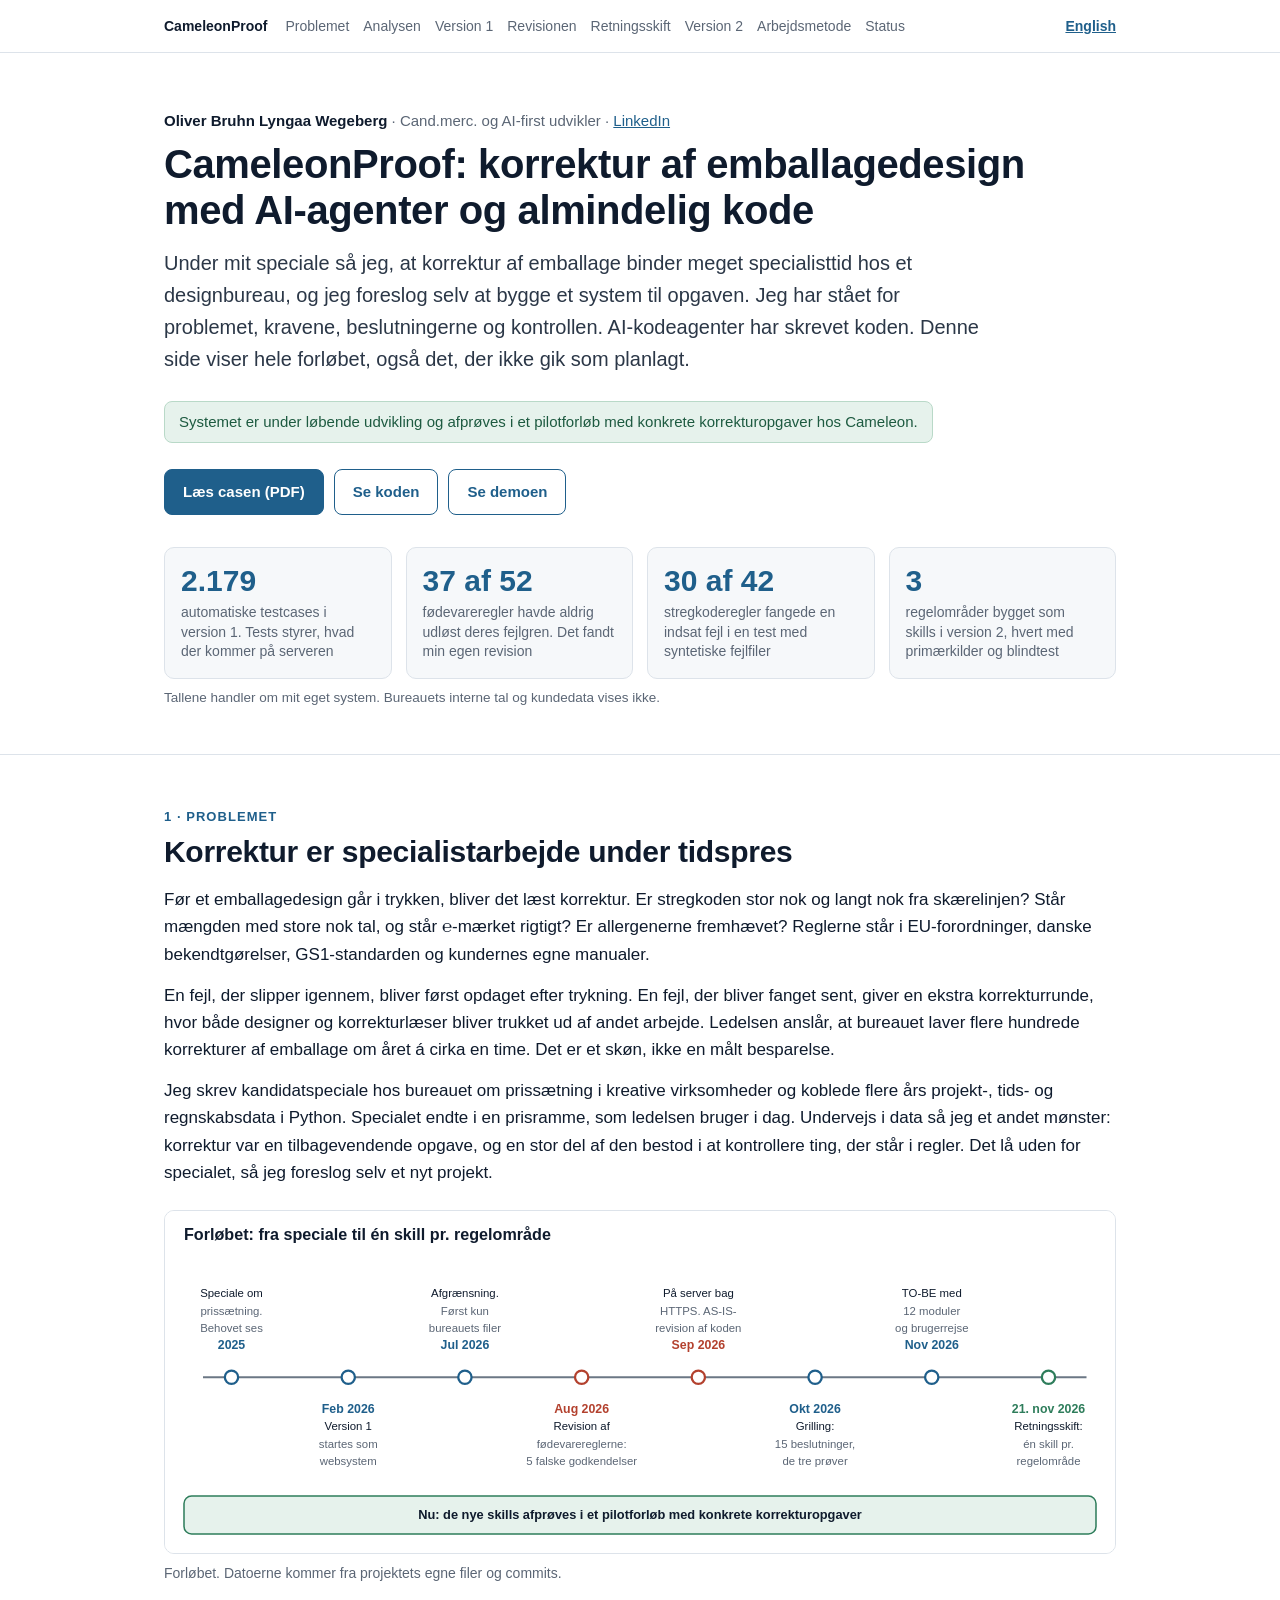
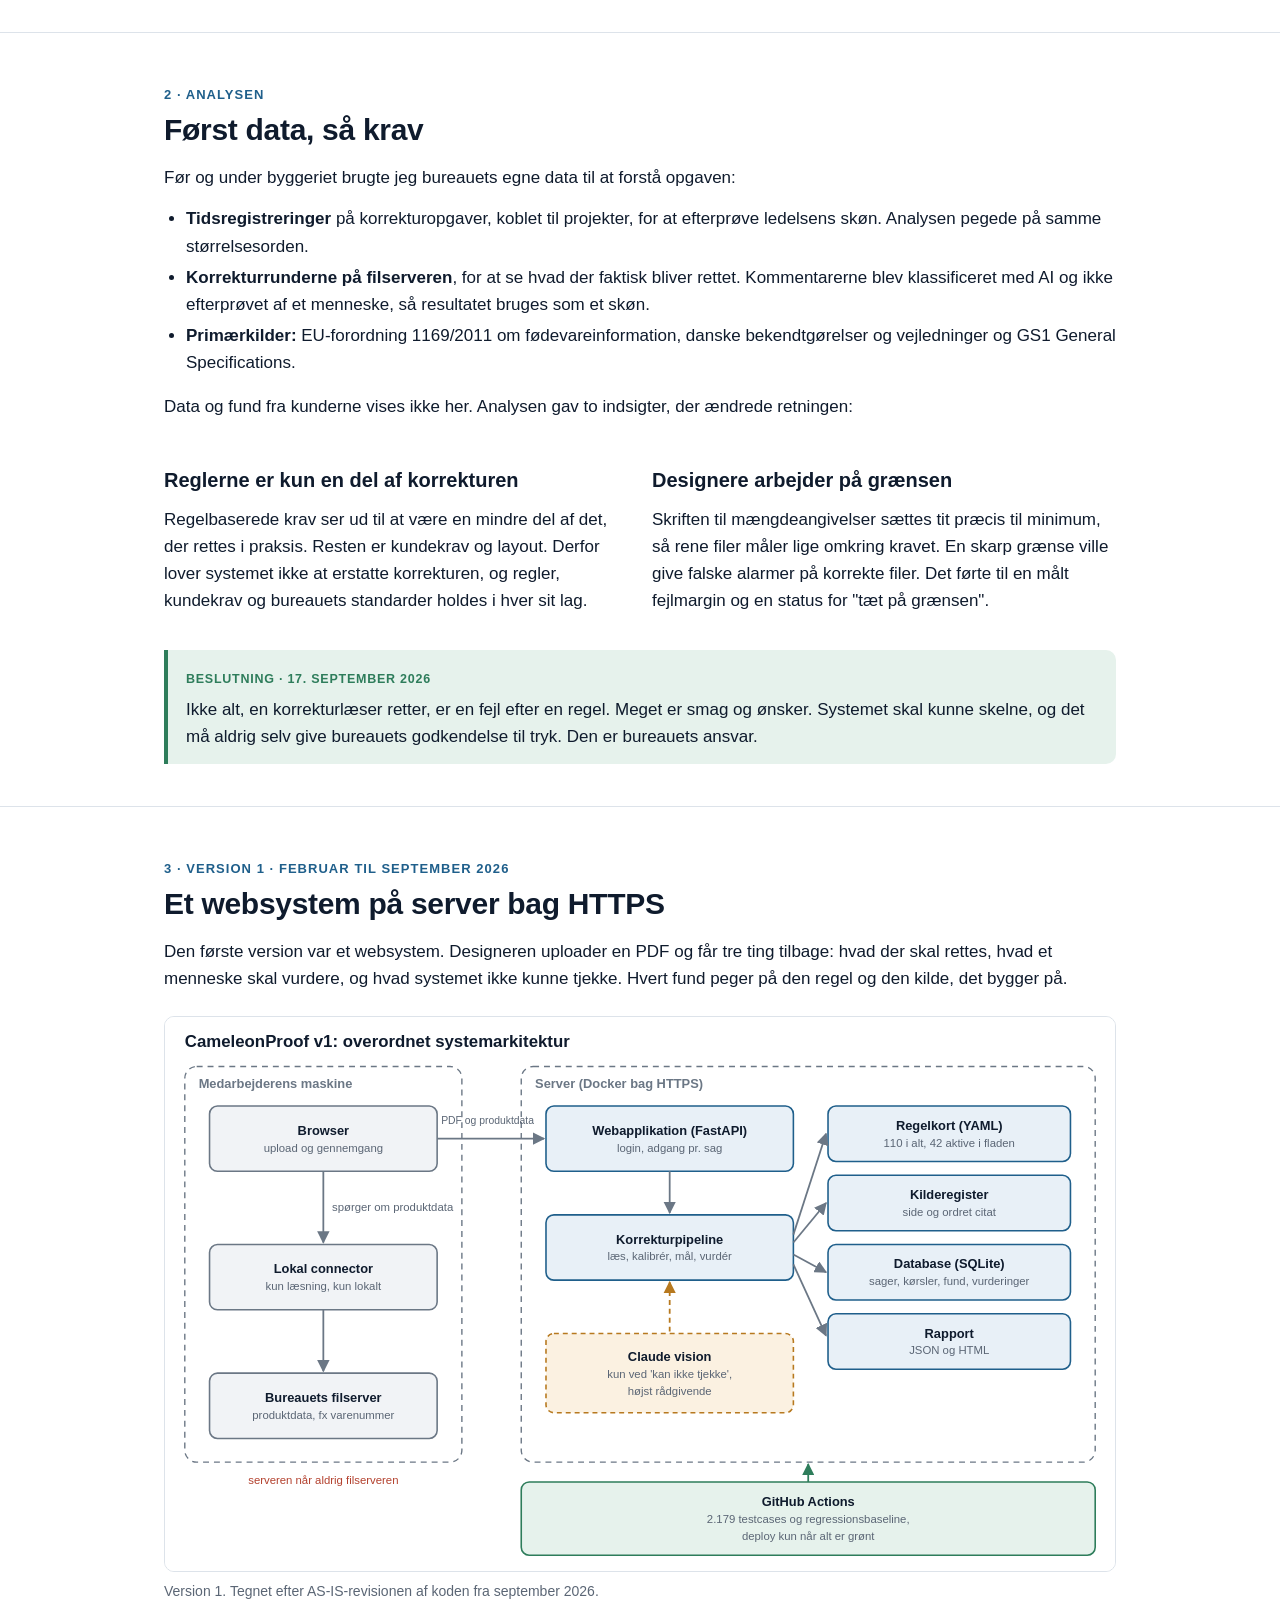
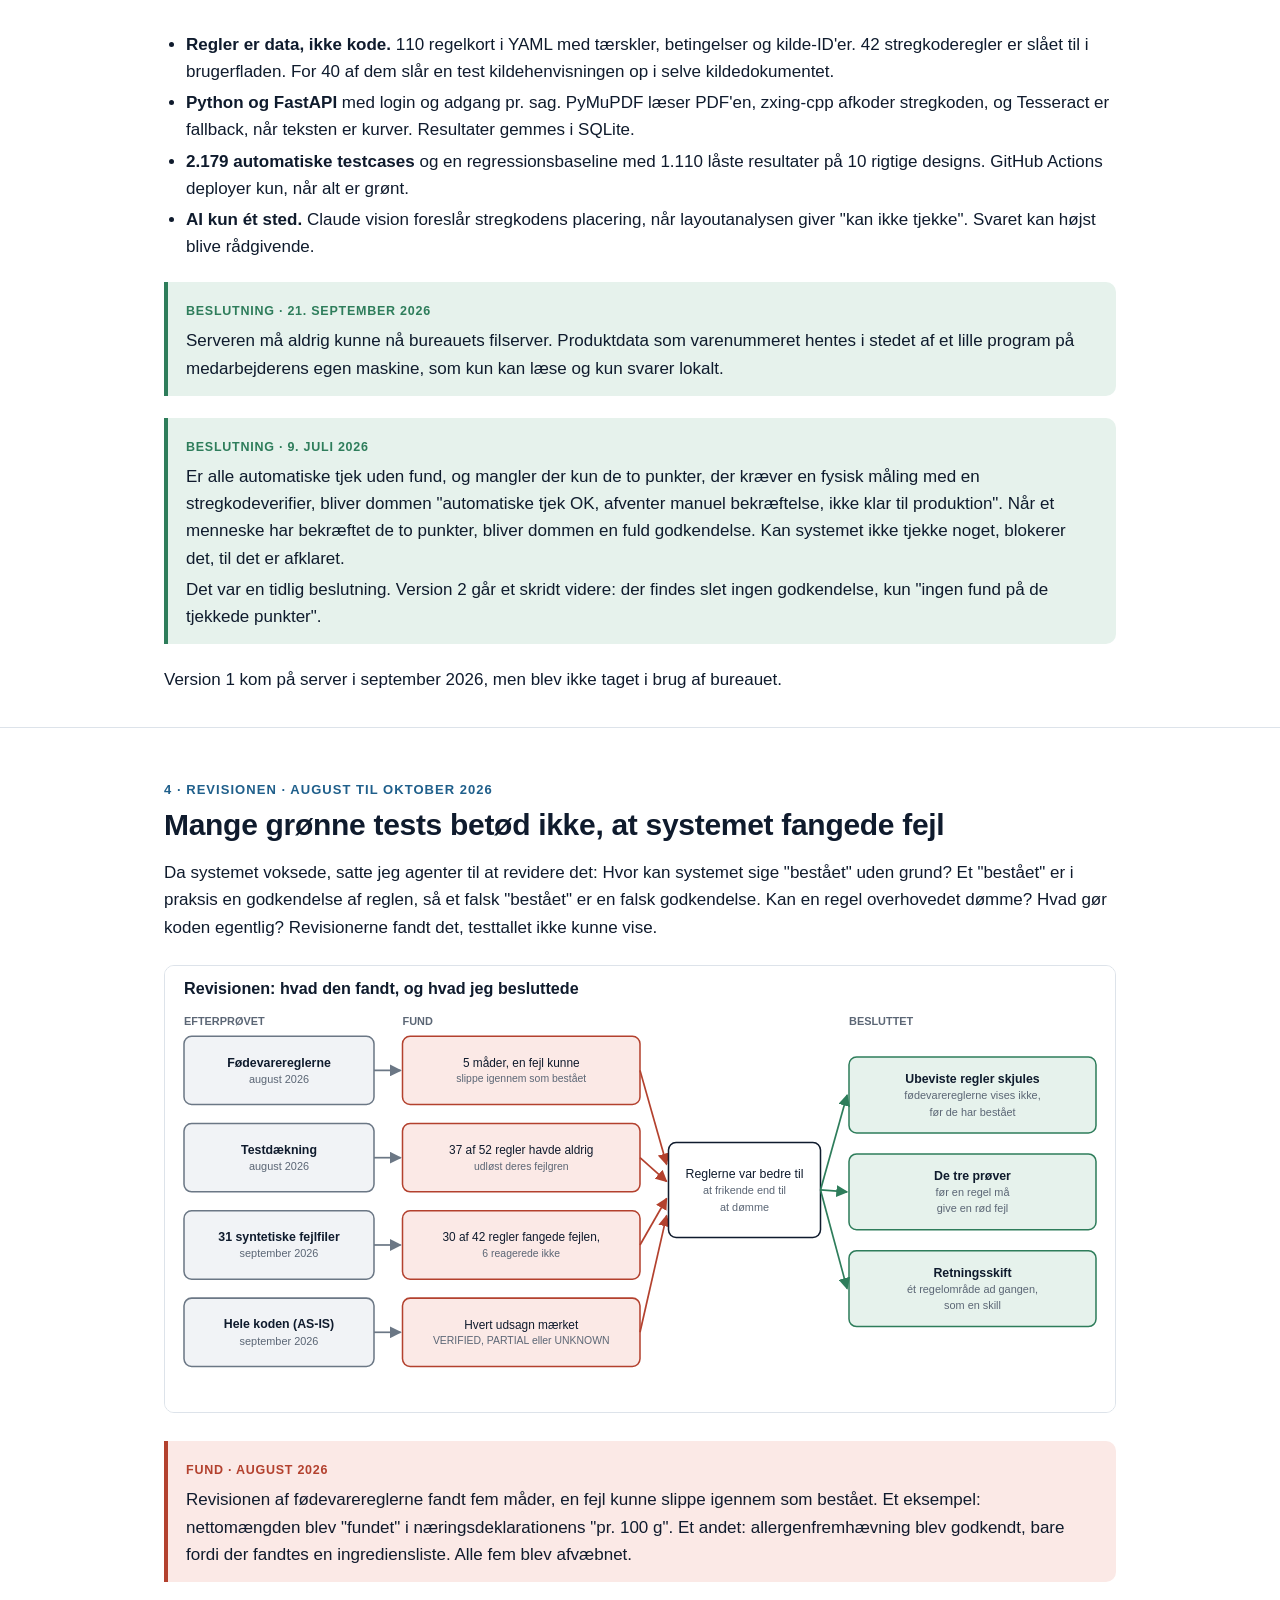
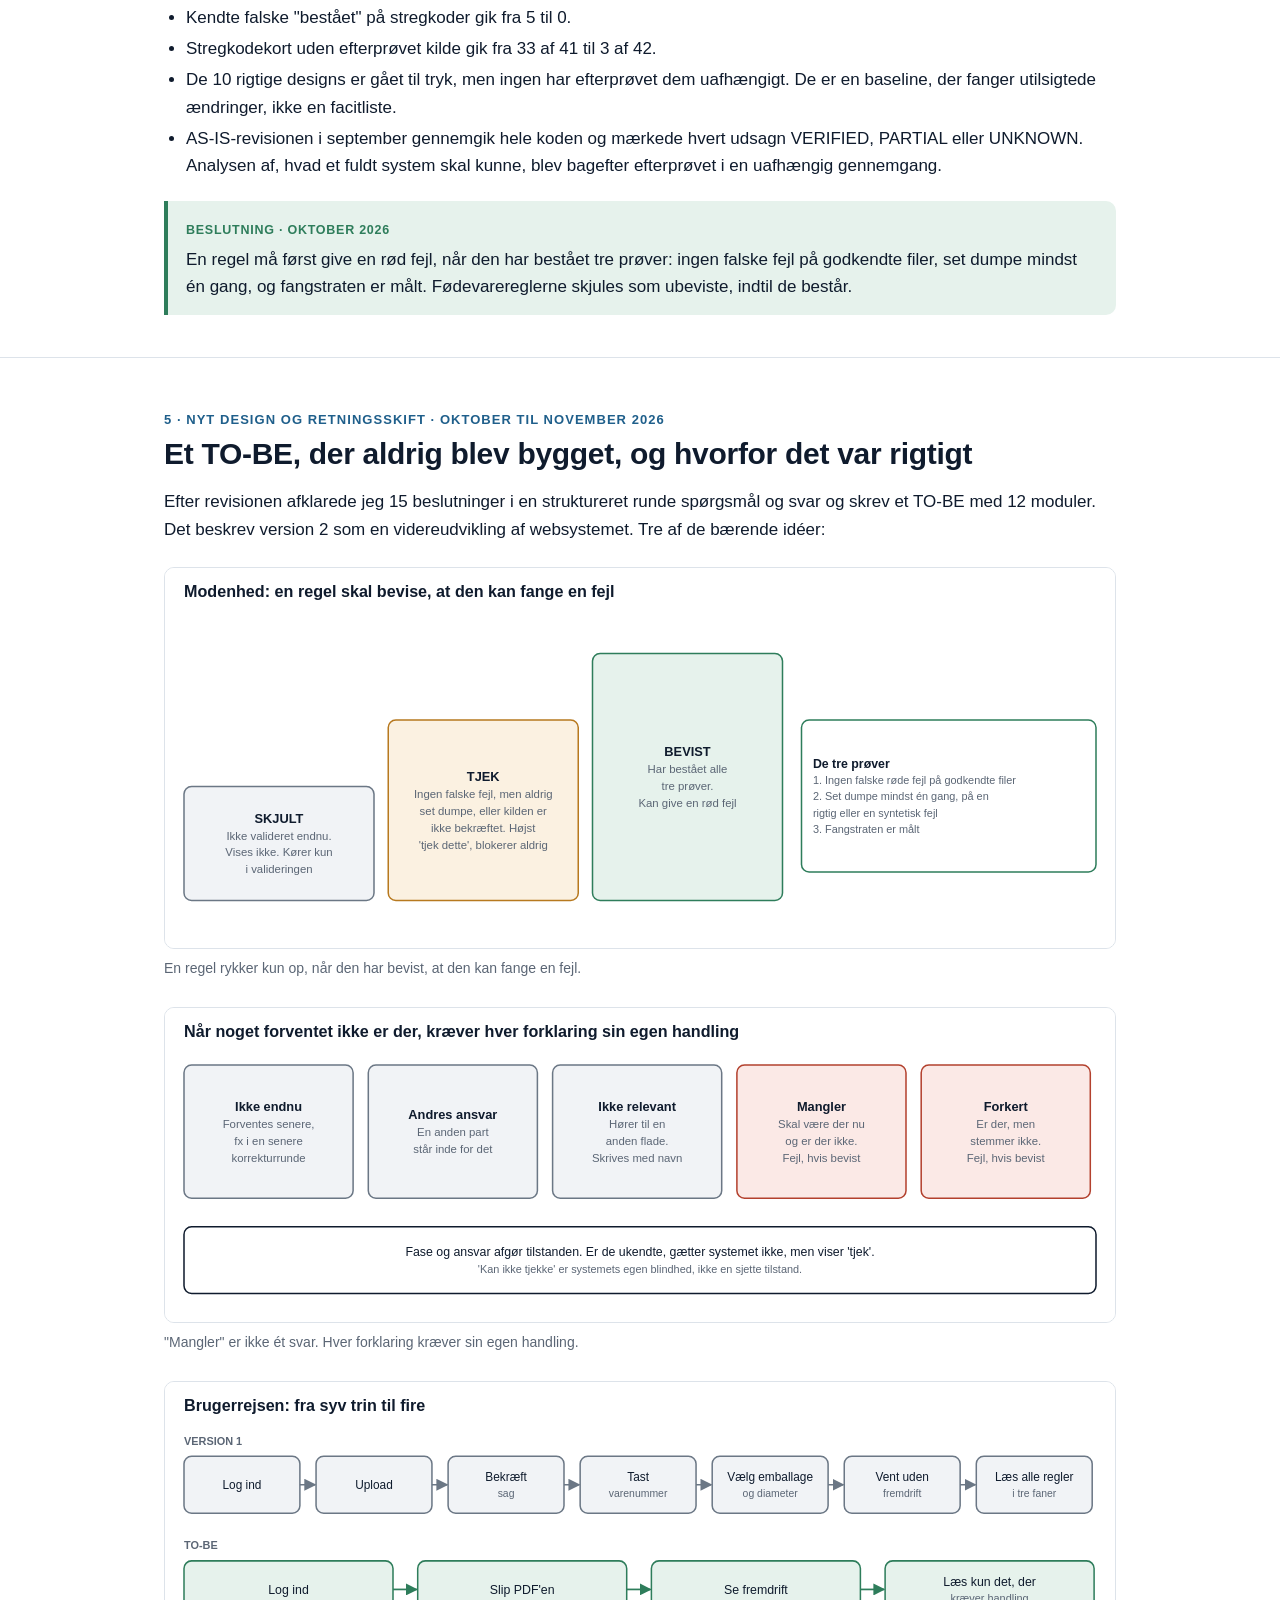
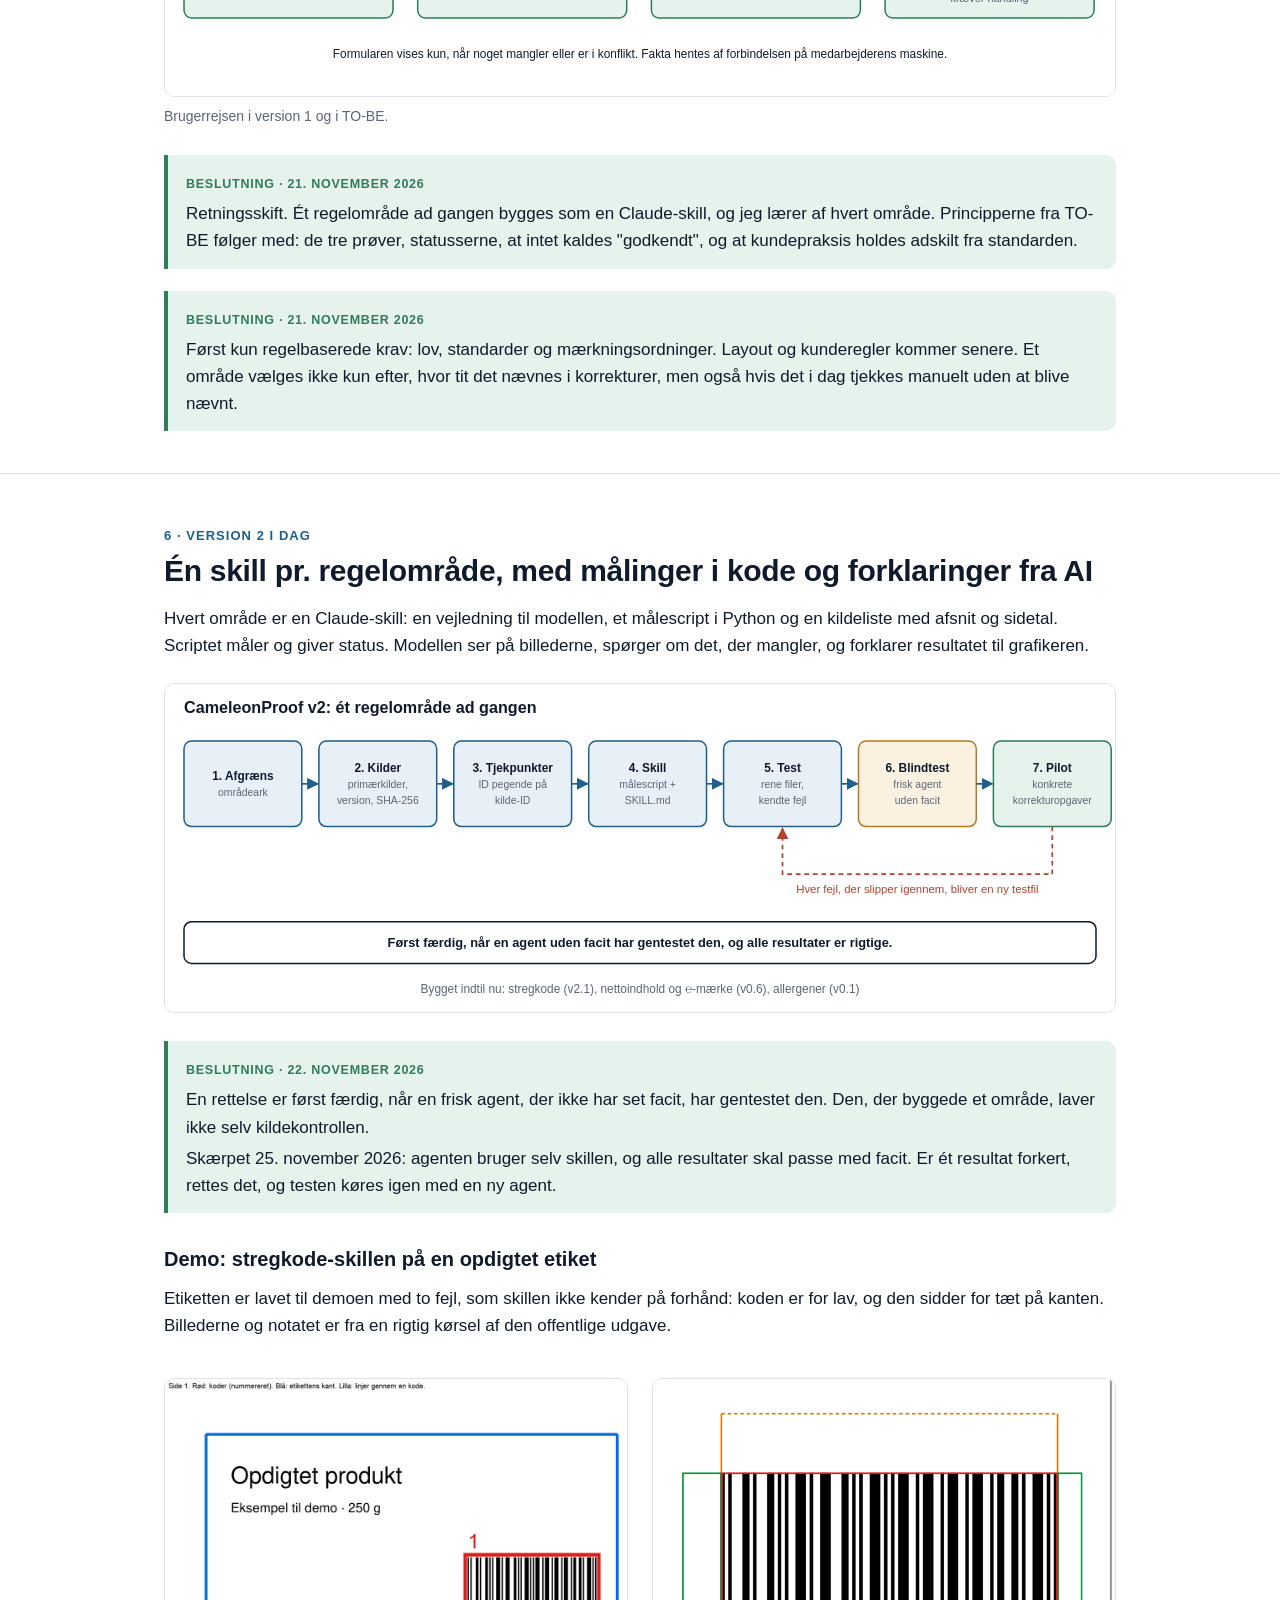
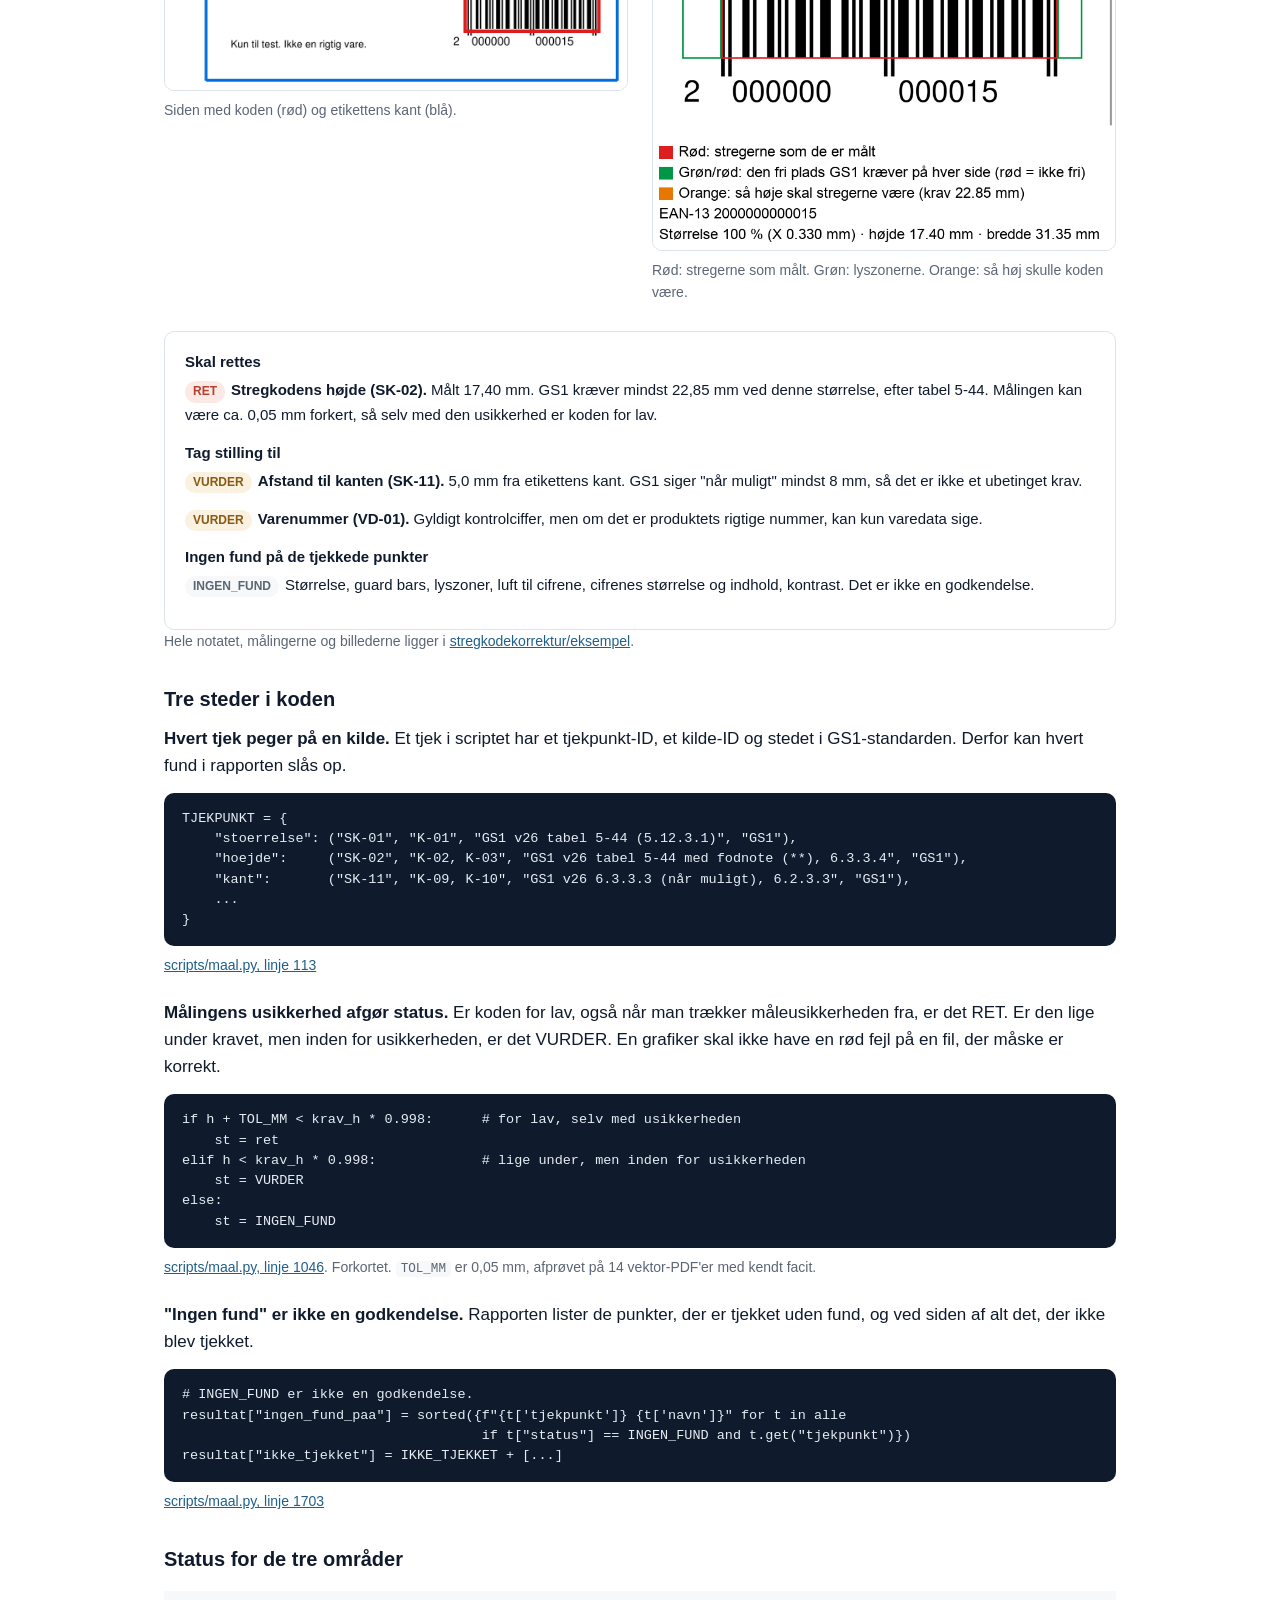
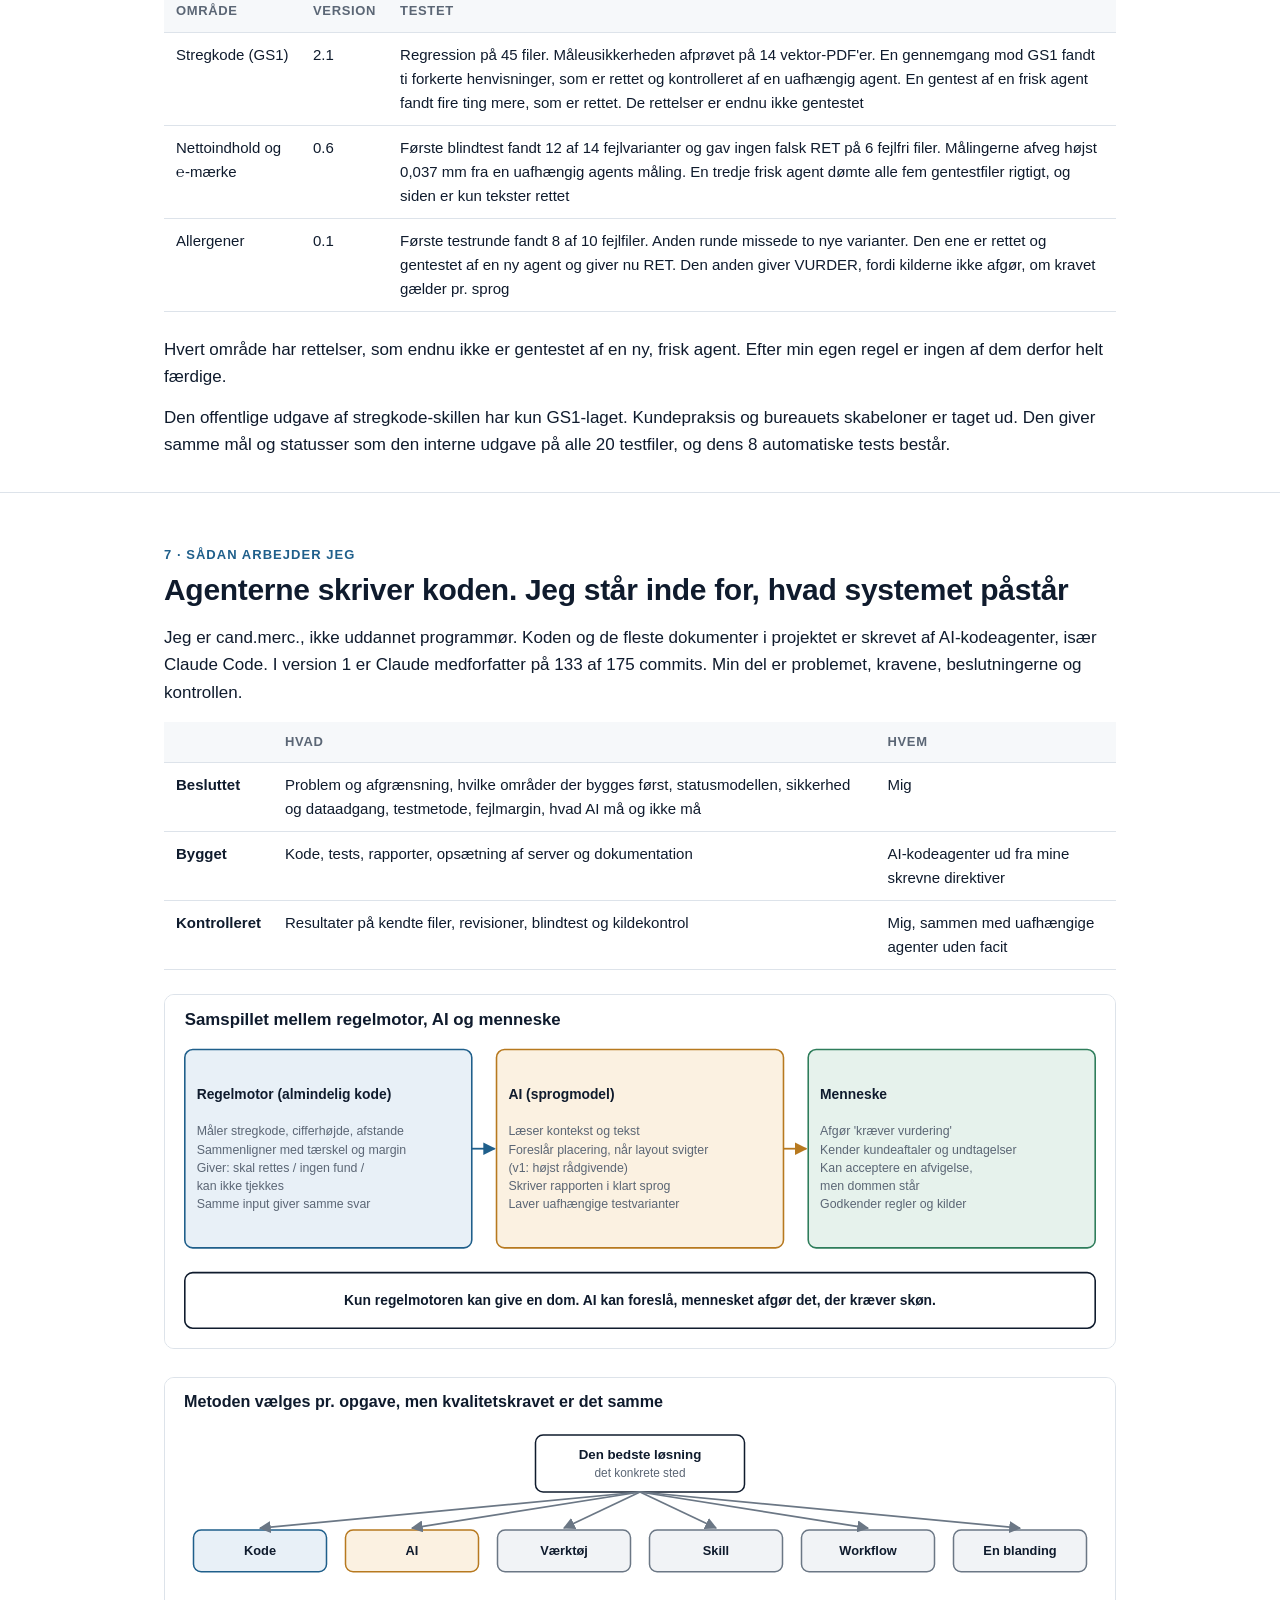
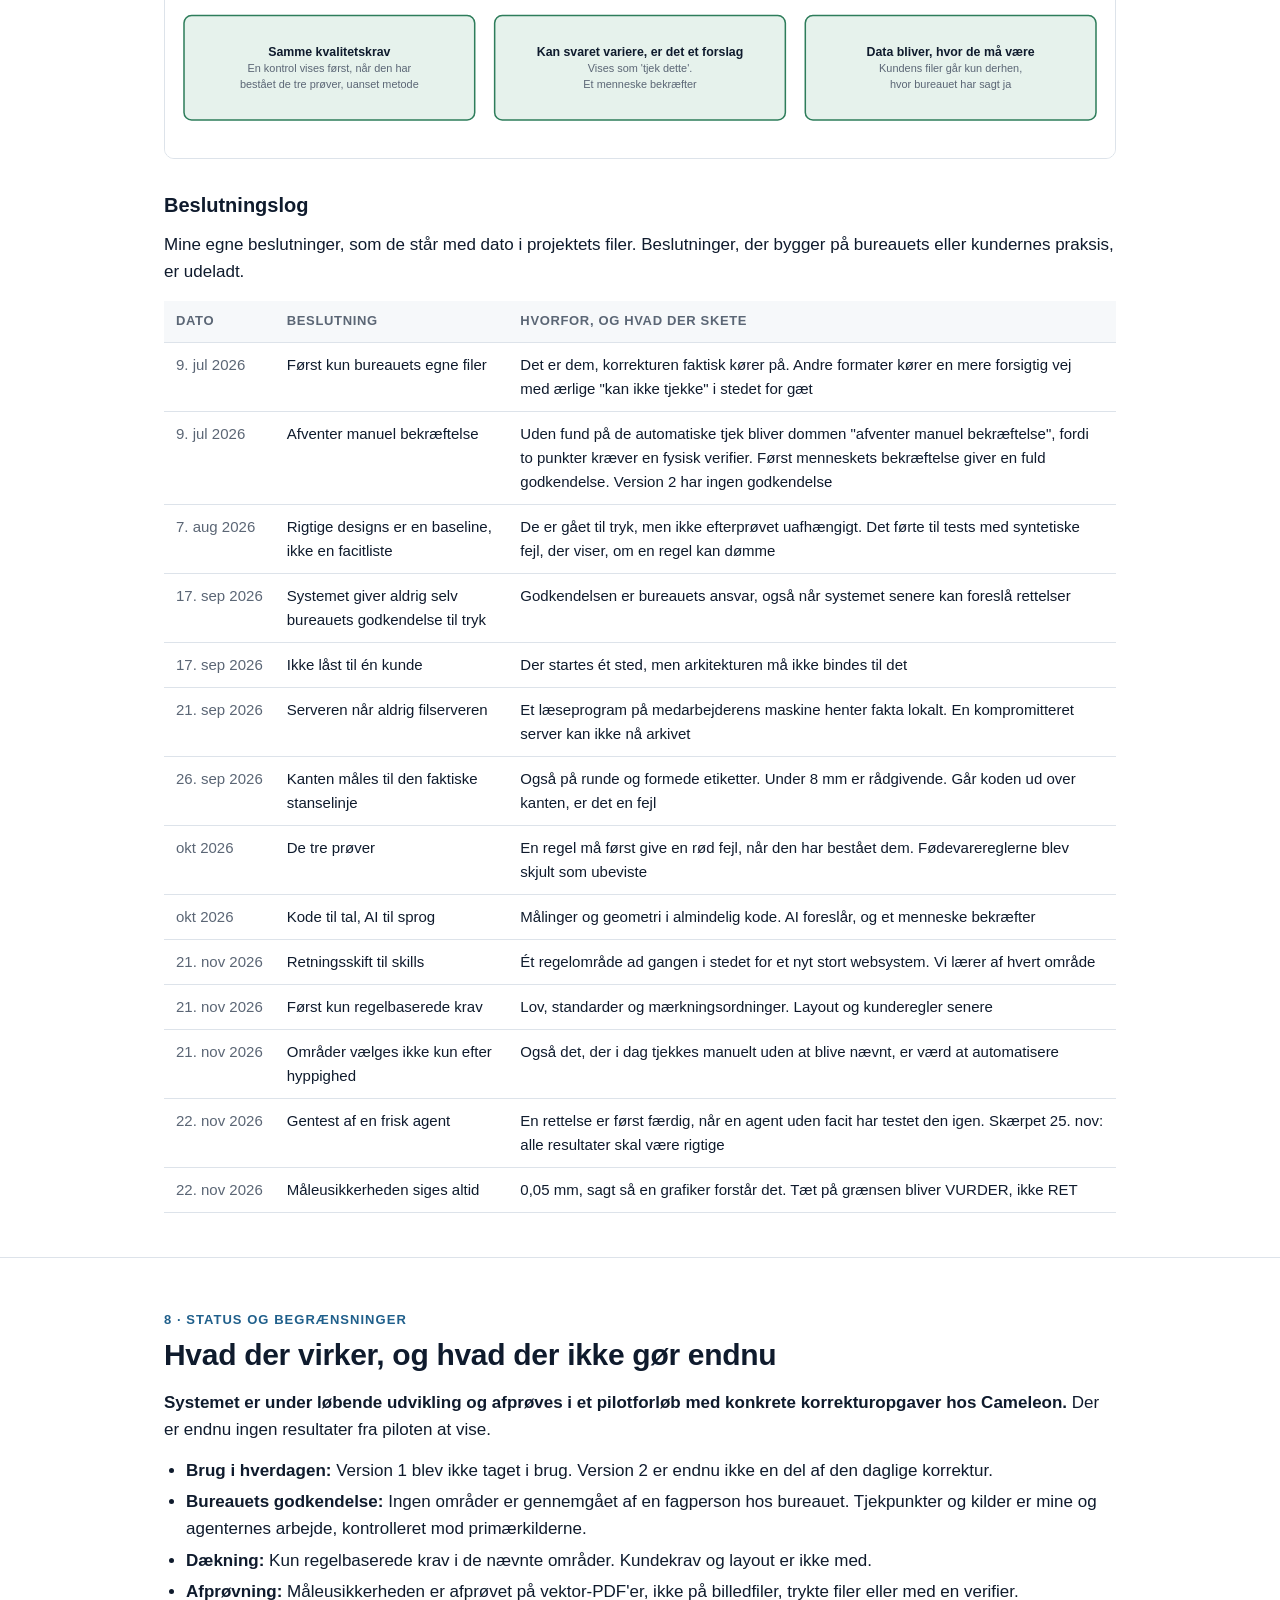
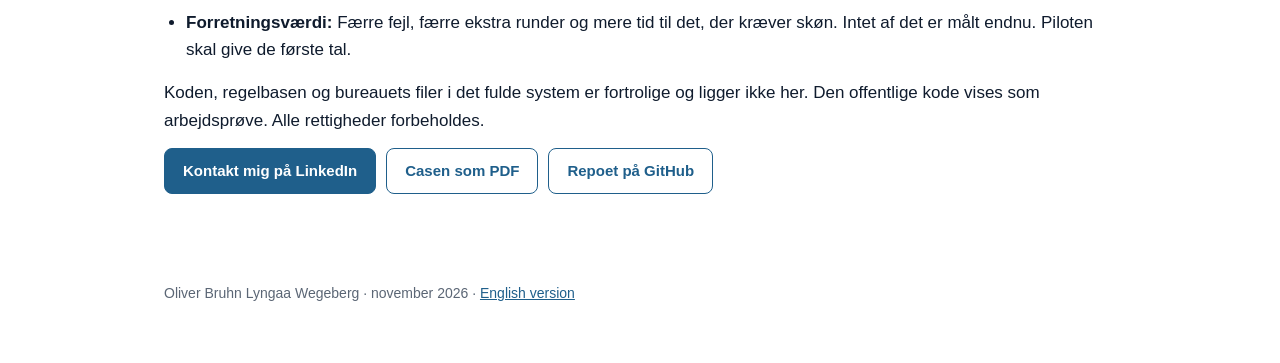
<file: docs/index.html>
<!DOCTYPE html>
<html lang="da">
<head>
<meta charset="utf-8">
<meta name="viewport" content="width=device-width, initial-scale=1">
<title>CameleonProof · Oliver Bruhn Lyngaa Wegeberg</title>
<meta name="description" content="Case: automatisk korrektur af emballagedesign, bygget med AI-kodeagenter og almindelig kode. Hele forløbet fra forretningsproblem til system.">
<link rel="stylesheet" href="assets/style.css">
</head>
<body>

<header class="topbar">
  <div class="wrap">
    <a class="brand" href="#top">CameleonProof</a>
    <nav>
      <a href="#problemet">Problemet</a>
      <a href="#analysen">Analysen</a>
      <a href="#version-1">Version 1</a>
      <a href="#revisionen">Revisionen</a>
      <a href="#retningsskift">Retningsskift</a>
      <a href="#version-2">Version 2</a>
      <a href="#arbejdsmetode">Arbejdsmetode</a>
      <a href="#status">Status</a>
    </nav>
    <a class="lang" href="en/">English</a>
  </div>
</header>

<main id="top">

<!-- 1 -->
<div class="hero">
  <div class="wrap">
    <p class="who"><strong>Oliver Bruhn Lyngaa Wegeberg</strong> · Cand.merc. og AI-first udvikler · <a href="https://linkedin.com/in/oliver-bruhn-71607317a">LinkedIn</a></p>
    <h1>CameleonProof: korrektur af emballagedesign med AI-agenter og almindelig kode</h1>
    <p class="lead">Under mit speciale så jeg, at korrektur af emballage binder meget specialisttid hos et designbureau, og jeg foreslog selv at bygge et system til opgaven. Jeg har stået for problemet, kravene, beslutningerne og kontrollen. AI-kodeagenter har skrevet koden. Denne side viser hele forløbet, også det, der ikke gik som planlagt.</p>
    <div class="status">Systemet er under løbende udvikling og afprøves i et pilotforløb med konkrete korrekturopgaver hos Cameleon.</div>
    <div class="buttons">
      <a class="btn primary" href="pdf/CameleonProof_case_study_DA.pdf">Læs casen (PDF)</a>
      <a class="btn" href="https://github.com/OliverBruhn-coder/cameleonproof-portfolio/tree/main/stregkodekorrektur">Se koden</a>
      <a class="btn" href="#version-2">Se demoen</a>
    </div>
    <div class="stats">
      <div class="stat"><div class="big">2.179</div><p>automatiske testcases i version 1. Tests styrer, hvad der kommer på serveren</p></div>
      <div class="stat"><div class="big">37 af 52</div><p>fødevareregler havde aldrig udløst deres fejlgren. Det fandt min egen revision</p></div>
      <div class="stat"><div class="big">30 af 42</div><p>stregkoderegler fangede en indsat fejl i en test med syntetiske fejlfiler</p></div>
      <div class="stat"><div class="big">3</div><p>regelområder bygget som skills i version 2, hvert med primærkilder og blindtest</p></div>
    </div>
    <p class="note">Tallene handler om mit eget system. Bureauets interne tal og kundedata vises ikke.</p>
  </div>
</div>

<!-- 2 -->
<section id="problemet">
  <div class="wrap">
    <p class="kicker">1 · Problemet</p>
    <h2>Korrektur er specialistarbejde under tidspres</h2>
    <p>Før et emballagedesign går i trykken, bliver det læst korrektur. Er stregkoden stor nok og langt nok fra skærelinjen? Står mængden med store nok tal, og står ℮-mærket rigtigt? Er allergenerne fremhævet? Reglerne står i EU-forordninger, danske bekendtgørelser, GS1-standarden og kundernes egne manualer.</p>
    <p>En fejl, der slipper igennem, bliver først opdaget efter trykning. En fejl, der bliver fanget sent, giver en ekstra korrekturrunde, hvor både designer og korrekturlæser bliver trukket ud af andet arbejde. Ledelsen anslår, at bureauet laver flere hundrede korrekturer af emballage om året á cirka en time. Det er et skøn, ikke en målt besparelse.</p>
    <p>Jeg skrev kandidatspeciale hos bureauet om prissætning i kreative virksomheder og koblede flere års projekt-, tids- og regnskabsdata i Python. Specialet endte i en prisramme, som ledelsen bruger i dag. Undervejs i data så jeg et andet mønster: korrektur var en tilbagevendende opgave, og en stor del af den bestod i at kontrollere ting, der står i regler. Det lå uden for specialet, så jeg foreslog selv et nyt projekt.</p>
    <figure>
      <img src="assets/diagrams/05_timeline_da.svg" alt="Tidslinje fra speciale i 2025 til retningsskift i november 2026">
      <figcaption>Forløbet. Datoerne kommer fra projektets egne filer og commits.</figcaption>
    </figure>
  </div>
</section>

<!-- 3 -->
<section id="analysen">
  <div class="wrap">
    <p class="kicker">2 · Analysen</p>
    <h2>Først data, så krav</h2>
    <p>Før og under byggeriet brugte jeg bureauets egne data til at forstå opgaven:</p>
    <ul>
      <li><strong>Tidsregistreringer</strong> på korrekturopgaver, koblet til projekter, for at efterprøve ledelsens skøn. Analysen pegede på samme størrelsesorden.</li>
      <li><strong>Korrekturrunderne på filserveren</strong>, for at se hvad der faktisk bliver rettet. Kommentarerne blev klassificeret med AI og ikke efterprøvet af et menneske, så resultatet bruges som et skøn.</li>
      <li><strong>Primærkilder:</strong> EU-forordning 1169/2011 om fødevareinformation, danske bekendtgørelser og vejledninger og GS1 General Specifications.</li>
    </ul>
    <p>Data og fund fra kunderne vises ikke her. Analysen gav to indsigter, der ændrede retningen:</p>
    <div class="two">
      <div>
        <h3>Reglerne er kun en del af korrekturen</h3>
        <p>Regelbaserede krav ser ud til at være en mindre del af det, der rettes i praksis. Resten er kundekrav og layout. Derfor lover systemet ikke at erstatte korrekturen, og regler, kundekrav og bureauets standarder holdes i hver sit lag.</p>
      </div>
      <div>
        <h3>Designere arbejder på grænsen</h3>
        <p>Skriften til mængdeangivelser sættes tit præcis til minimum, så rene filer måler lige omkring kravet. En skarp grænse ville give falske alarmer på korrekte filer. Det førte til en målt fejlmargin og en status for "tæt på grænsen".</p>
      </div>
    </div>
    <div class="decision"><span class="label">Beslutning · 17. september 2026</span>
      <p>Ikke alt, en korrekturlæser retter, er en fejl efter en regel. Meget er smag og ønsker. Systemet skal kunne skelne, og det må aldrig selv give bureauets godkendelse til tryk. Den er bureauets ansvar.</p>
    </div>
  </div>
</section>

<!-- 4 -->
<section id="version-1">
  <div class="wrap">
    <p class="kicker">3 · Version 1 · februar til september 2026</p>
    <h2>Et websystem på server bag HTTPS</h2>
    <p>Den første version var et websystem. Designeren uploader en PDF og får tre ting tilbage: hvad der skal rettes, hvad et menneske skal vurdere, og hvad systemet ikke kunne tjekke. Hvert fund peger på den regel og den kilde, det bygger på.</p>
    <figure>
      <img src="assets/diagrams/01_architecture_da.svg" alt="Arkitektur for version 1">
      <figcaption>Version 1. Tegnet efter AS-IS-revisionen af koden fra september 2026.</figcaption>
    </figure>
    <ul>
      <li><strong>Regler er data, ikke kode.</strong> 110 regelkort i YAML med tærskler, betingelser og kilde-ID'er. 42 stregkoderegler er slået til i brugerfladen. For 40 af dem slår en test kildehenvisningen op i selve kildedokumentet.</li>
      <li><strong>Python og FastAPI</strong> med login og adgang pr. sag. PyMuPDF læser PDF'en, zxing-cpp afkoder stregkoden, og Tesseract er fallback, når teksten er kurver. Resultater gemmes i SQLite.</li>
      <li><strong>2.179 automatiske testcases</strong> og en regressionsbaseline med 1.110 låste resultater på 10 rigtige designs. GitHub Actions deployer kun, når alt er grønt.</li>
      <li><strong>AI kun ét sted.</strong> Claude vision foreslår stregkodens placering, når layoutanalysen giver "kan ikke tjekke". Svaret kan højst blive rådgivende.</li>
    </ul>
    <div class="decision"><span class="label">Beslutning · 21. september 2026</span>
      <p>Serveren må aldrig kunne nå bureauets filserver. Produktdata som varenummeret hentes i stedet af et lille program på medarbejderens egen maskine, som kun kan læse og kun svarer lokalt.</p>
    </div>
    <div class="decision"><span class="label">Beslutning · 9. juli 2026</span>
      <p>Er alle automatiske tjek uden fund, og mangler der kun de to punkter, der kræver en fysisk måling med en stregkodeverifier, bliver dommen "automatiske tjek OK, afventer manuel bekræftelse, ikke klar til produktion". Når et menneske har bekræftet de to punkter, bliver dommen en fuld godkendelse. Kan systemet ikke tjekke noget, blokerer det, til det er afklaret.</p>
      <p>Det var en tidlig beslutning. Version 2 går et skridt videre: der findes slet ingen godkendelse, kun "ingen fund på de tjekkede punkter".</p>
    </div>
    <p>Version 1 kom på server i september 2026, men blev ikke taget i brug af bureauet.</p>
  </div>
</section>

<!-- 5 -->
<section id="revisionen">
  <div class="wrap">
    <p class="kicker">4 · Revisionen · august til oktober 2026</p>
    <h2>Mange grønne tests betød ikke, at systemet fangede fejl</h2>
    <p>Da systemet voksede, satte jeg agenter til at revidere det: Hvor kan systemet sige "bestået" uden grund? Et "bestået" er i praksis en godkendelse af reglen, så et falsk "bestået" er en falsk godkendelse. Kan en regel overhovedet dømme? Hvad gør koden egentlig? Revisionerne fandt det, testtallet ikke kunne vise.</p>
    <figure>
      <img src="assets/diagrams/06_revision_da.svg" alt="Revisionens fund og beslutninger">
    </figure>
    <div class="finding"><span class="label">Fund · august 2026</span>
      <p>Revisionen af fødevarereglerne fandt fem måder, en fejl kunne slippe igennem som bestået. Et eksempel: nettomængden blev "fundet" i næringsdeklarationens "pr. 100 g". Et andet: allergenfremhævning blev godkendt, bare fordi der fandtes en ingrediensliste. Alle fem blev afvæbnet.</p>
    </div>
    <ul>
      <li>Kendte falske "bestået" på stregkoder gik fra 5 til 0.</li>
      <li>Stregkodekort uden efterprøvet kilde gik fra 33 af 41 til 3 af 42.</li>
      <li>De 10 rigtige designs er gået til tryk, men ingen har efterprøvet dem uafhængigt. De er en baseline, der fanger utilsigtede ændringer, ikke en facitliste.</li>
      <li>AS-IS-revisionen i september gennemgik hele koden og mærkede hvert udsagn VERIFIED, PARTIAL eller UNKNOWN. Analysen af, hvad et fuldt system skal kunne, blev bagefter efterprøvet i en uafhængig gennemgang.</li>
    </ul>
    <div class="decision"><span class="label">Beslutning · oktober 2026</span>
      <p>En regel må først give en rød fejl, når den har bestået tre prøver: ingen falske fejl på godkendte filer, set dumpe mindst én gang, og fangstraten er målt. Fødevarereglerne skjules som ubeviste, indtil de består.</p>
    </div>
  </div>
</section>

<!-- 6 -->
<section id="retningsskift">
  <div class="wrap">
    <p class="kicker">5 · Nyt design og retningsskift · oktober til november 2026</p>
    <h2>Et TO-BE, der aldrig blev bygget, og hvorfor det var rigtigt</h2>
    <p>Efter revisionen afklarede jeg 15 beslutninger i en struktureret runde spørgsmål og svar og skrev et TO-BE med 12 moduler. Det beskrev version 2 som en videreudvikling af websystemet. Tre af de bærende idéer:</p>
    <figure>
      <img src="assets/diagrams/07_maturity_da.svg" alt="Modenhedstrappen: skjult, tjek, bevist">
      <figcaption>En regel rykker kun op, når den har bevist, at den kan fange en fejl.</figcaption>
    </figure>
    <figure>
      <img src="assets/diagrams/08_absence_da.svg" alt="Fem tilstande for noget, der mangler">
      <figcaption>"Mangler" er ikke ét svar. Hver forklaring kræver sin egen handling.</figcaption>
    </figure>
    <figure>
      <img src="assets/diagrams/09_journey_da.svg" alt="Brugerrejsen fra syv trin til fire">
      <figcaption>Brugerrejsen i version 1 og i TO-BE.</figcaption>
    </figure>
    <div class="decision"><span class="label">Beslutning · 21. november 2026</span>
      <p>Retningsskift. Ét regelområde ad gangen bygges som en Claude-skill, og jeg lærer af hvert område. Principperne fra TO-BE følger med: de tre prøver, statusserne, at intet kaldes "godkendt", og at kundepraksis holdes adskilt fra standarden.</p>
    </div>
    <div class="decision"><span class="label">Beslutning · 21. november 2026</span>
      <p>Først kun regelbaserede krav: lov, standarder og mærkningsordninger. Layout og kunderegler kommer senere. Et område vælges ikke kun efter, hvor tit det nævnes i korrekturer, men også hvis det i dag tjekkes manuelt uden at blive nævnt.</p>
    </div>
  </div>
</section>

<!-- 7 -->
<section id="version-2">
  <div class="wrap">
    <p class="kicker">6 · Version 2 i dag</p>
    <h2>Én skill pr. regelområde, med målinger i kode og forklaringer fra AI</h2>
    <p>Hvert område er en Claude-skill: en vejledning til modellen, et målescript i Python og en kildeliste med afsnit og sidetal. Scriptet måler og giver status. Modellen ser på billederne, spørger om det, der mangler, og forklarer resultatet til grafikeren.</p>
    <figure>
      <img src="assets/diagrams/04_v2_process_da.svg" alt="Processen pr. område i version 2">
    </figure>
    <div class="decision"><span class="label">Beslutning · 22. november 2026</span>
      <p>En rettelse er først færdig, når en frisk agent, der ikke har set facit, har gentestet den. Den, der byggede et område, laver ikke selv kildekontrollen.</p>
      <p>Skærpet 25. november 2026: agenten bruger selv skillen, og alle resultater skal passe med facit. Er ét resultat forkert, rettes det, og testen køres igen med en ny agent.</p>
    </div>

    <h3>Demo: stregkode-skillen på en opdigtet etiket</h3>
    <p>Etiketten er lavet til demoen med to fejl, som skillen ikke kender på forhånd: koden er for lav, og den sidder for tæt på kanten. Billederne og notatet er fra en rigtig kørsel af den offentlige udgave.</p>
    <div class="two">
      <figure>
        <img src="assets/demo/oversigt_s1.png" alt="Oversigt over etiketten med koden markeret">
        <figcaption>Siden med koden (rød) og etikettens kant (blå).</figcaption>
      </figure>
      <figure>
        <img src="assets/demo/kode_1.png" alt="Stregkoden med målte zoner tegnet ind">
        <figcaption>Rød: stregerne som målt. Grøn: lyszonerne. Orange: så høj skulle koden være.</figcaption>
      </figure>
    </div>
    <div class="notat">
      <h4>Skal rettes</h4>
      <p><span class="pill ret">RET</span><strong>Stregkodens højde (SK-02).</strong> Målt 17,40 mm. GS1 kræver mindst 22,85 mm ved denne størrelse, efter tabel 5-44. Målingen kan være ca. 0,05 mm forkert, så selv med den usikkerhed er koden for lav.</p>
      <h4>Tag stilling til</h4>
      <p><span class="pill vurder">VURDER</span><strong>Afstand til kanten (SK-11).</strong> 5,0 mm fra etikettens kant. GS1 siger "når muligt" mindst 8 mm, så det er ikke et ubetinget krav.</p>
      <p><span class="pill vurder">VURDER</span><strong>Varenummer (VD-01).</strong> Gyldigt kontrolciffer, men om det er produktets rigtige nummer, kan kun varedata sige.</p>
      <h4>Ingen fund på de tjekkede punkter</h4>
      <p><span class="pill ingen">INGEN_FUND</span>Størrelse, guard bars, lyszoner, luft til cifrene, cifrenes størrelse og indhold, kontrast. Det er ikke en godkendelse.</p>
    </div>
    <p class="codecap">Hele notatet, målingerne og billederne ligger i <a href="https://github.com/OliverBruhn-coder/cameleonproof-portfolio/tree/main/stregkodekorrektur/eksempel">stregkodekorrektur/eksempel</a>.</p>

    <h3>Tre steder i koden</h3>
    <p><strong>Hvert tjek peger på en kilde.</strong> Et tjek i scriptet har et tjekpunkt-ID, et kilde-ID og stedet i GS1-standarden. Derfor kan hvert fund i rapporten slås op.</p>
<pre><code>TJEKPUNKT = {
    "stoerrelse": ("SK-01", "K-01", "GS1 v26 tabel 5-44 (5.12.3.1)", "GS1"),
    "hoejde":     ("SK-02", "K-02, K-03", "GS1 v26 tabel 5-44 med fodnote (**), 6.3.3.4", "GS1"),
    "kant":       ("SK-11", "K-09, K-10", "GS1 v26 6.3.3.3 (når muligt), 6.2.3.3", "GS1"),
    ...
}</code></pre>
    <p class="codecap"><a href="https://github.com/OliverBruhn-coder/cameleonproof-portfolio/blob/main/stregkodekorrektur/scripts/maal.py#L113">scripts/maal.py, linje 113</a></p>

    <p><strong>Målingens usikkerhed afgør status.</strong> Er koden for lav, også når man trækker måleusikkerheden fra, er det RET. Er den lige under kravet, men inden for usikkerheden, er det VURDER. En grafiker skal ikke have en rød fejl på en fil, der måske er korrekt.</p>
<pre><code>if h + TOL_MM &lt; krav_h * 0.998:      # for lav, selv med usikkerheden
    st = ret
elif h &lt; krav_h * 0.998:             # lige under, men inden for usikkerheden
    st = VURDER
else:
    st = INGEN_FUND</code></pre>
    <p class="codecap"><a href="https://github.com/OliverBruhn-coder/cameleonproof-portfolio/blob/main/stregkodekorrektur/scripts/maal.py#L1046">scripts/maal.py, linje 1046</a>. Forkortet. <code>TOL_MM</code> er 0,05 mm, afprøvet på 14 vektor-PDF'er med kendt facit.</p>

    <p><strong>"Ingen fund" er ikke en godkendelse.</strong> Rapporten lister de punkter, der er tjekket uden fund, og ved siden af alt det, der ikke blev tjekket.</p>
<pre><code># INGEN_FUND er ikke en godkendelse.
resultat["ingen_fund_paa"] = sorted({f"{t['tjekpunkt']} {t['navn']}" for t in alle
                                     if t["status"] == INGEN_FUND and t.get("tjekpunkt")})
resultat["ikke_tjekket"] = IKKE_TJEKKET + [...]</code></pre>
    <p class="codecap"><a href="https://github.com/OliverBruhn-coder/cameleonproof-portfolio/blob/main/stregkodekorrektur/scripts/maal.py#L1703">scripts/maal.py, linje 1703</a></p>

    <h3>Status for de tre områder</h3>
    <div class="tablewrap"><table>
      <tr><th>Område</th><th>Version</th><th>Testet</th></tr>
      <tr><td>Stregkode (GS1)</td><td>2.1</td><td>Regression på 45 filer. Måleusikkerheden afprøvet på 14 vektor-PDF'er. En gennemgang mod GS1 fandt ti forkerte henvisninger, som er rettet og kontrolleret af en uafhængig agent. En gentest af en frisk agent fandt fire ting mere, som er rettet. De rettelser er endnu ikke gentestet</td></tr>
      <tr><td>Nettoindhold og ℮-mærke</td><td>0.6</td><td>Første blindtest fandt 12 af 14 fejlvarianter og gav ingen falsk RET på 6 fejlfri filer. Målingerne afveg højst 0,037 mm fra en uafhængig agents måling. En tredje frisk agent dømte alle fem gentestfiler rigtigt, og siden er kun tekster rettet</td></tr>
      <tr><td>Allergener</td><td>0.1</td><td>Første testrunde fandt 8 af 10 fejlfiler. Anden runde missede to nye varianter. Den ene er rettet og gentestet af en ny agent og giver nu RET. Den anden giver VURDER, fordi kilderne ikke afgør, om kravet gælder pr. sprog</td></tr>
    </table></div>
    <p>Hvert område har rettelser, som endnu ikke er gentestet af en ny, frisk agent. Efter min egen regel er ingen af dem derfor helt færdige.</p>
    <p>Den offentlige udgave af stregkode-skillen har kun GS1-laget. Kundepraksis og bureauets skabeloner er taget ud. Den giver samme mål og statusser som den interne udgave på alle 20 testfiler, og dens 8 automatiske tests består.</p>
  </div>
</section>

<!-- 8 -->
<section id="arbejdsmetode">
  <div class="wrap">
    <p class="kicker">7 · Sådan arbejder jeg</p>
    <h2>Agenterne skriver koden. Jeg står inde for, hvad systemet påstår</h2>
    <p>Jeg er cand.merc., ikke uddannet programmør. Koden og de fleste dokumenter i projektet er skrevet af AI-kodeagenter, især Claude Code. I version 1 er Claude medforfatter på 133 af 175 commits. Min del er problemet, kravene, beslutningerne og kontrollen.</p>
    <div class="tablewrap"><table>
      <tr><th></th><th>Hvad</th><th>Hvem</th></tr>
      <tr><td><strong>Besluttet</strong></td><td>Problem og afgrænsning, hvilke områder der bygges først, statusmodellen, sikkerhed og dataadgang, testmetode, fejlmargin, hvad AI må og ikke må</td><td>Mig</td></tr>
      <tr><td><strong>Bygget</strong></td><td>Kode, tests, rapporter, opsætning af server og dokumentation</td><td>AI-kodeagenter ud fra mine skrevne direktiver</td></tr>
      <tr><td><strong>Kontrolleret</strong></td><td>Resultater på kendte filer, revisioner, blindtest og kildekontrol</td><td>Mig, sammen med uafhængige agenter uden facit</td></tr>
    </table></div>
    <figure>
      <img src="assets/diagrams/03_rules_ai_human_da.svg" alt="Arbejdsdelingen mellem regelmotor, AI og menneske">
    </figure>
    <figure>
      <img src="assets/diagrams/10_method_da.svg" alt="Metoden vælges pr. opgave med samme kvalitetskrav">
    </figure>

    <h3>Beslutningslog</h3>
    <p>Mine egne beslutninger, som de står med dato i projektets filer. Beslutninger, der bygger på bureauets eller kundernes praksis, er udeladt.</p>
    <div class="tablewrap"><table>
      <tr><th>Dato</th><th>Beslutning</th><th>Hvorfor, og hvad der skete</th></tr>
      <tr><td class="date">9. jul 2026</td><td>Først kun bureauets egne filer</td><td>Det er dem, korrekturen faktisk kører på. Andre formater kører en mere forsigtig vej med ærlige "kan ikke tjekke" i stedet for gæt</td></tr>
      <tr><td class="date">9. jul 2026</td><td>Afventer manuel bekræftelse</td><td>Uden fund på de automatiske tjek bliver dommen "afventer manuel bekræftelse", fordi to punkter kræver en fysisk verifier. Først menneskets bekræftelse giver en fuld godkendelse. Version 2 har ingen godkendelse</td></tr>
      <tr><td class="date">7. aug 2026</td><td>Rigtige designs er en baseline, ikke en facitliste</td><td>De er gået til tryk, men ikke efterprøvet uafhængigt. Det førte til tests med syntetiske fejl, der viser, om en regel kan dømme</td></tr>
      <tr><td class="date">17. sep 2026</td><td>Systemet giver aldrig selv bureauets godkendelse til tryk</td><td>Godkendelsen er bureauets ansvar, også når systemet senere kan foreslå rettelser</td></tr>
      <tr><td class="date">17. sep 2026</td><td>Ikke låst til én kunde</td><td>Der startes ét sted, men arkitekturen må ikke bindes til det</td></tr>
      <tr><td class="date">21. sep 2026</td><td>Serveren når aldrig filserveren</td><td>Et læseprogram på medarbejderens maskine henter fakta lokalt. En kompromitteret server kan ikke nå arkivet</td></tr>
      <tr><td class="date">26. sep 2026</td><td>Kanten måles til den faktiske stanselinje</td><td>Også på runde og formede etiketter. Under 8 mm er rådgivende. Går koden ud over kanten, er det en fejl</td></tr>
      <tr><td class="date">okt 2026</td><td>De tre prøver</td><td>En regel må først give en rød fejl, når den har bestået dem. Fødevarereglerne blev skjult som ubeviste</td></tr>
      <tr><td class="date">okt 2026</td><td>Kode til tal, AI til sprog</td><td>Målinger og geometri i almindelig kode. AI foreslår, og et menneske bekræfter</td></tr>
      <tr><td class="date">21. nov 2026</td><td>Retningsskift til skills</td><td>Ét regelområde ad gangen i stedet for et nyt stort websystem. Vi lærer af hvert område</td></tr>
      <tr><td class="date">21. nov 2026</td><td>Først kun regelbaserede krav</td><td>Lov, standarder og mærkningsordninger. Layout og kunderegler senere</td></tr>
      <tr><td class="date">21. nov 2026</td><td>Områder vælges ikke kun efter hyppighed</td><td>Også det, der i dag tjekkes manuelt uden at blive nævnt, er værd at automatisere</td></tr>
      <tr><td class="date">22. nov 2026</td><td>Gentest af en frisk agent</td><td>En rettelse er først færdig, når en agent uden facit har testet den igen. Skærpet 25. nov: alle resultater skal være rigtige</td></tr>
      <tr><td class="date">22. nov 2026</td><td>Måleusikkerheden siges altid</td><td>0,05 mm, sagt så en grafiker forstår det. Tæt på grænsen bliver VURDER, ikke RET</td></tr>
    </table></div>
  </div>
</section>

<!-- 9 -->
<section id="status">
  <div class="wrap">
    <p class="kicker">8 · Status og begrænsninger</p>
    <h2>Hvad der virker, og hvad der ikke gør endnu</h2>
    <p><strong>Systemet er under løbende udvikling og afprøves i et pilotforløb med konkrete korrekturopgaver hos Cameleon.</strong> Der er endnu ingen resultater fra piloten at vise.</p>
    <ul>
      <li><strong>Brug i hverdagen:</strong> Version 1 blev ikke taget i brug. Version 2 er endnu ikke en del af den daglige korrektur.</li>
      <li><strong>Bureauets godkendelse:</strong> Ingen områder er gennemgået af en fagperson hos bureauet. Tjekpunkter og kilder er mine og agenternes arbejde, kontrolleret mod primærkilderne.</li>
      <li><strong>Dækning:</strong> Kun regelbaserede krav i de nævnte områder. Kundekrav og layout er ikke med.</li>
      <li><strong>Afprøvning:</strong> Måleusikkerheden er afprøvet på vektor-PDF'er, ikke på billedfiler, trykte filer eller med en verifier.</li>
      <li><strong>Forretningsværdi:</strong> Færre fejl, færre ekstra runder og mere tid til det, der kræver skøn. Intet af det er målt endnu. Piloten skal give de første tal.</li>
    </ul>
    <p>Koden, regelbasen og bureauets filer i det fulde system er fortrolige og ligger ikke her. Den offentlige kode vises som arbejdsprøve. Alle rettigheder forbeholdes.</p>
    <div class="buttons">
      <a class="btn primary" href="https://linkedin.com/in/oliver-bruhn-71607317a">Kontakt mig på LinkedIn</a>
      <a class="btn" href="pdf/CameleonProof_case_study_DA.pdf">Casen som PDF</a>
      <a class="btn" href="https://github.com/OliverBruhn-coder/cameleonproof-portfolio">Repoet på GitHub</a>
    </div>
  </div>
</section>

</main>

<footer>
  <div class="wrap">Oliver Bruhn Lyngaa Wegeberg · november 2026 · <a href="en/">English version</a></div>
</footer>

</body>
</html>
</file>
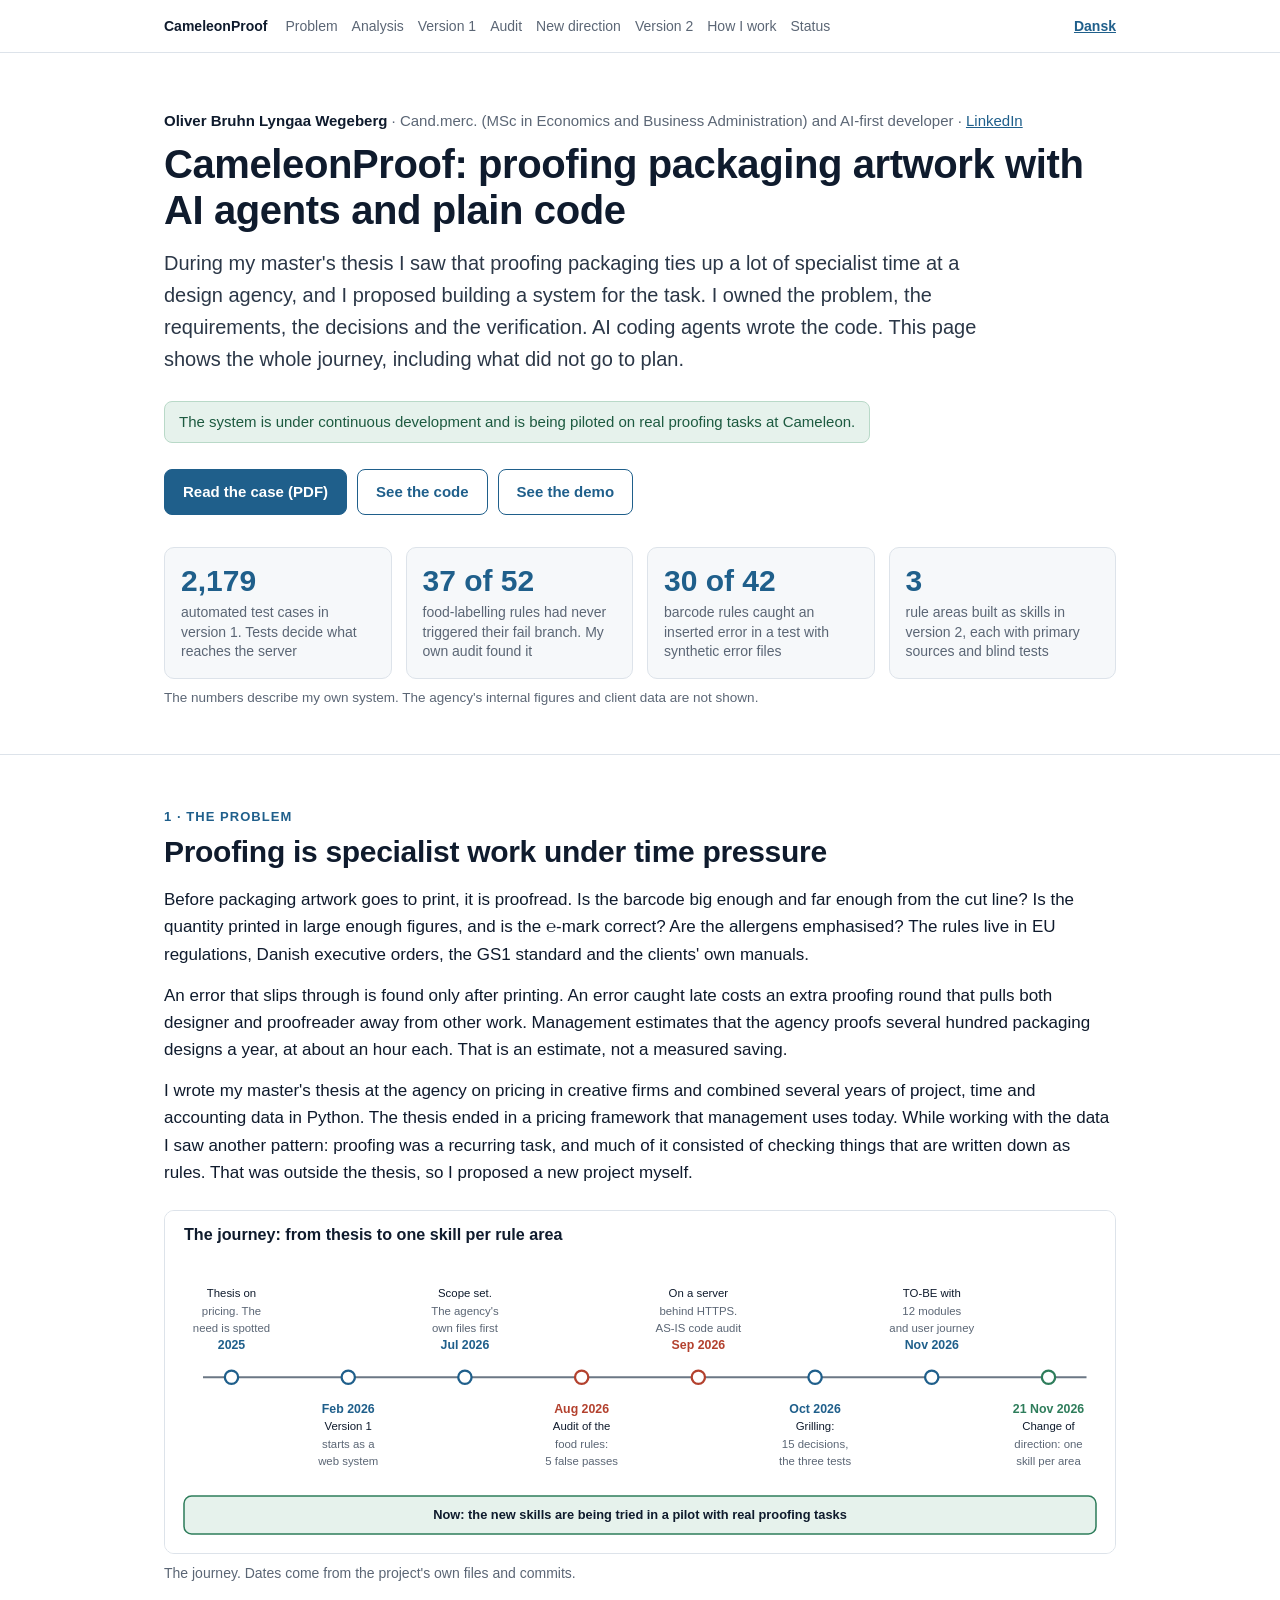
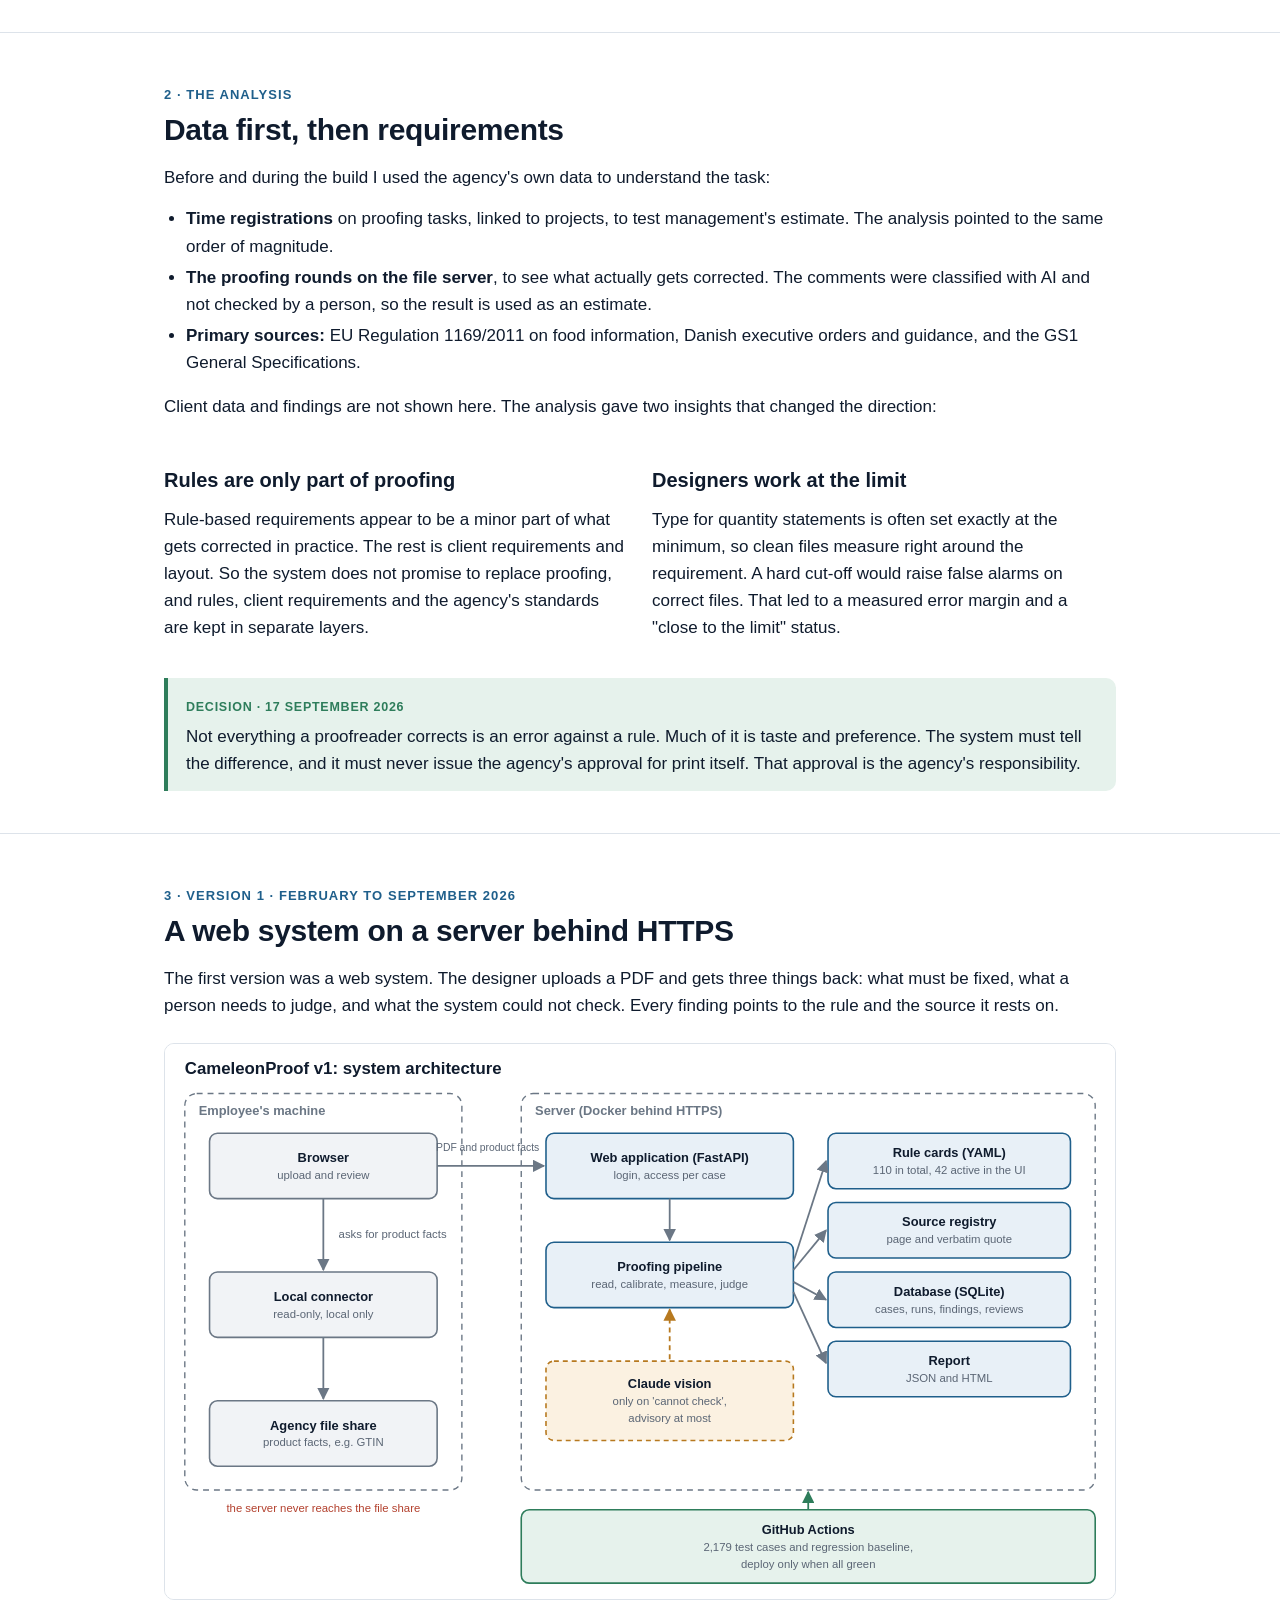
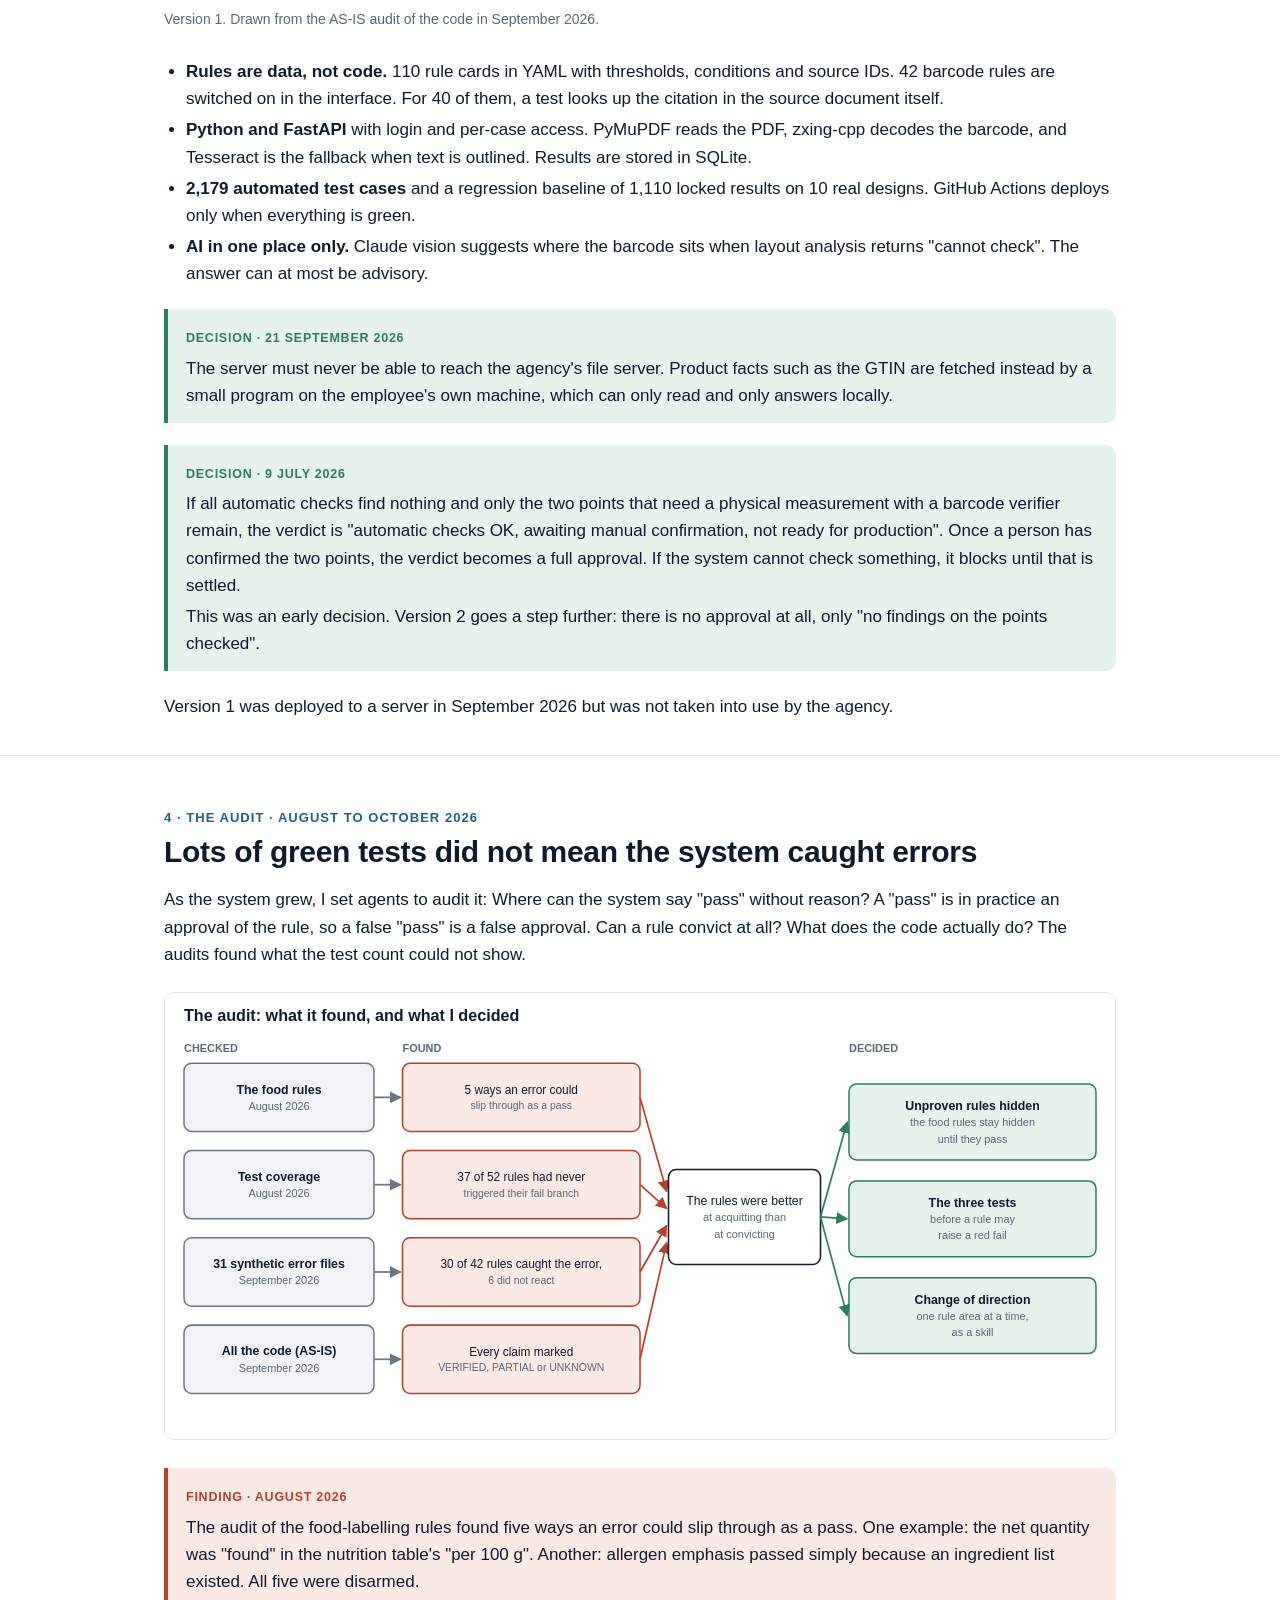
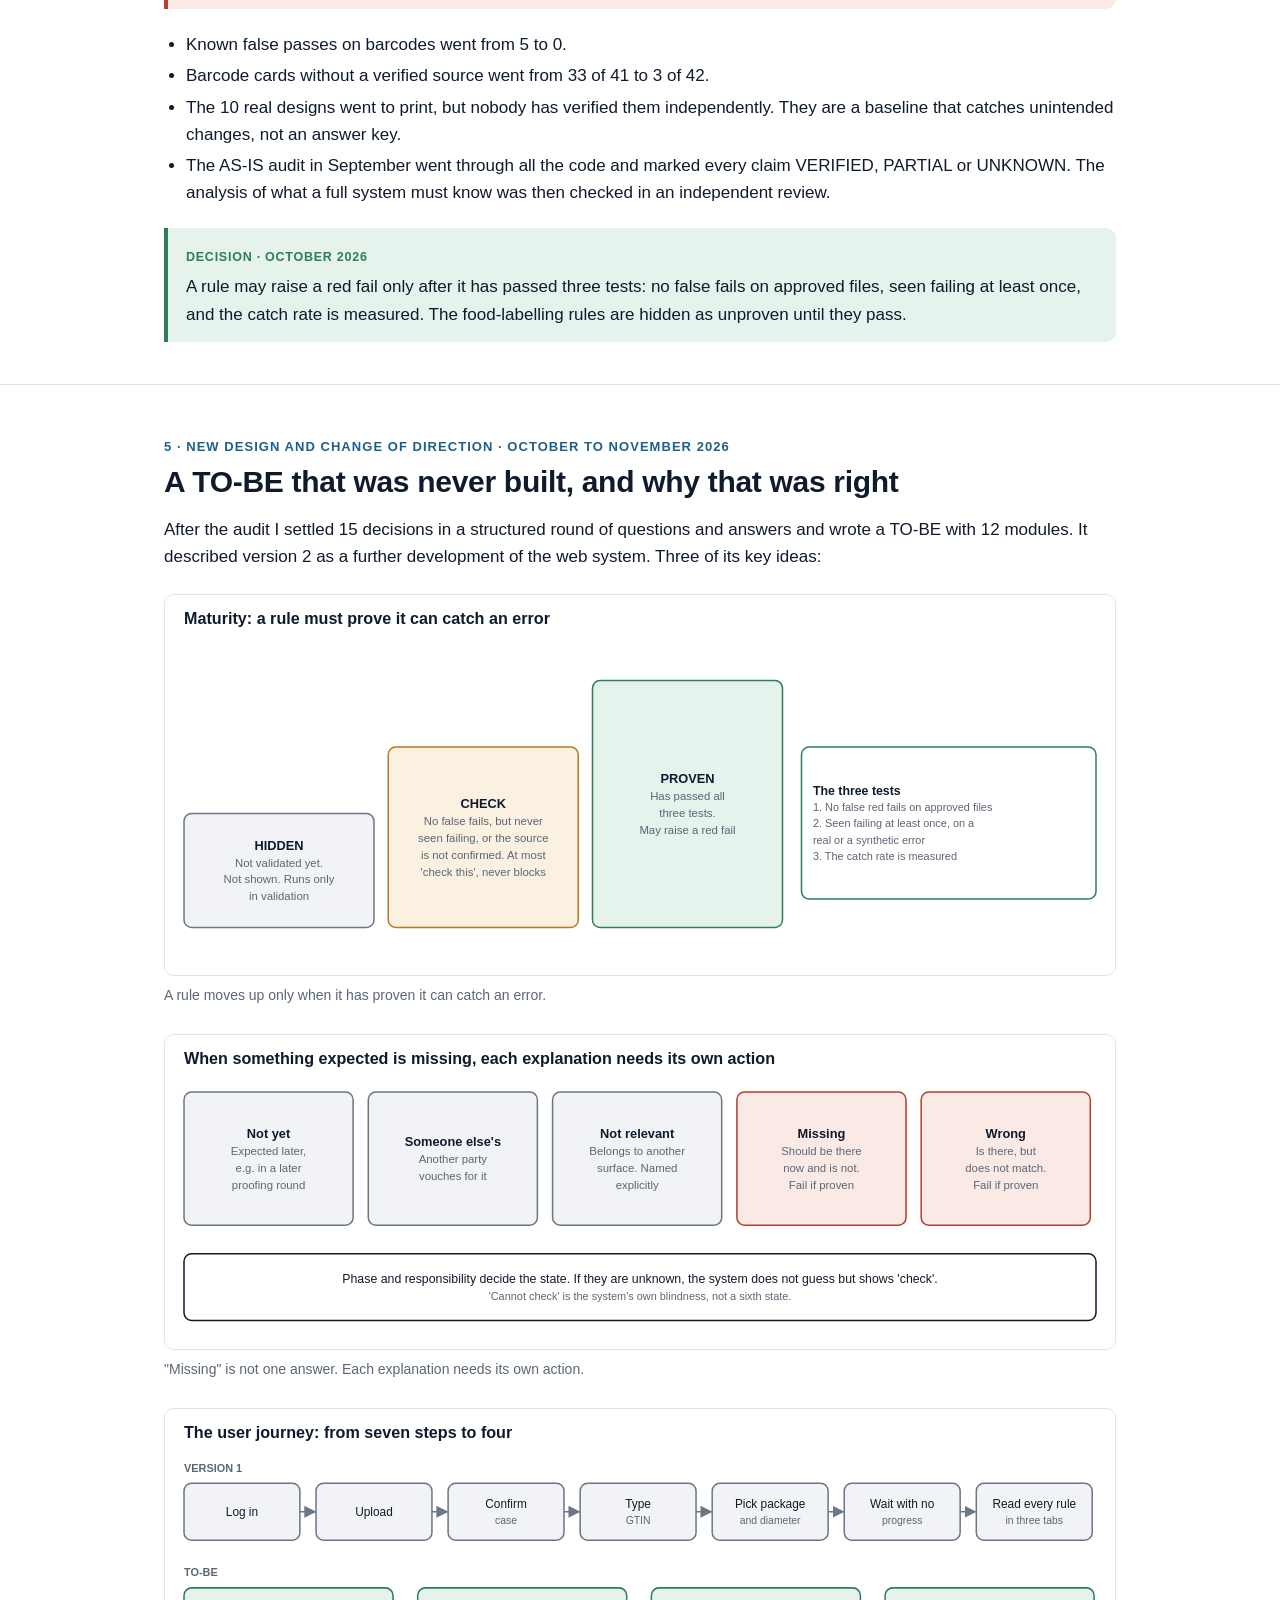
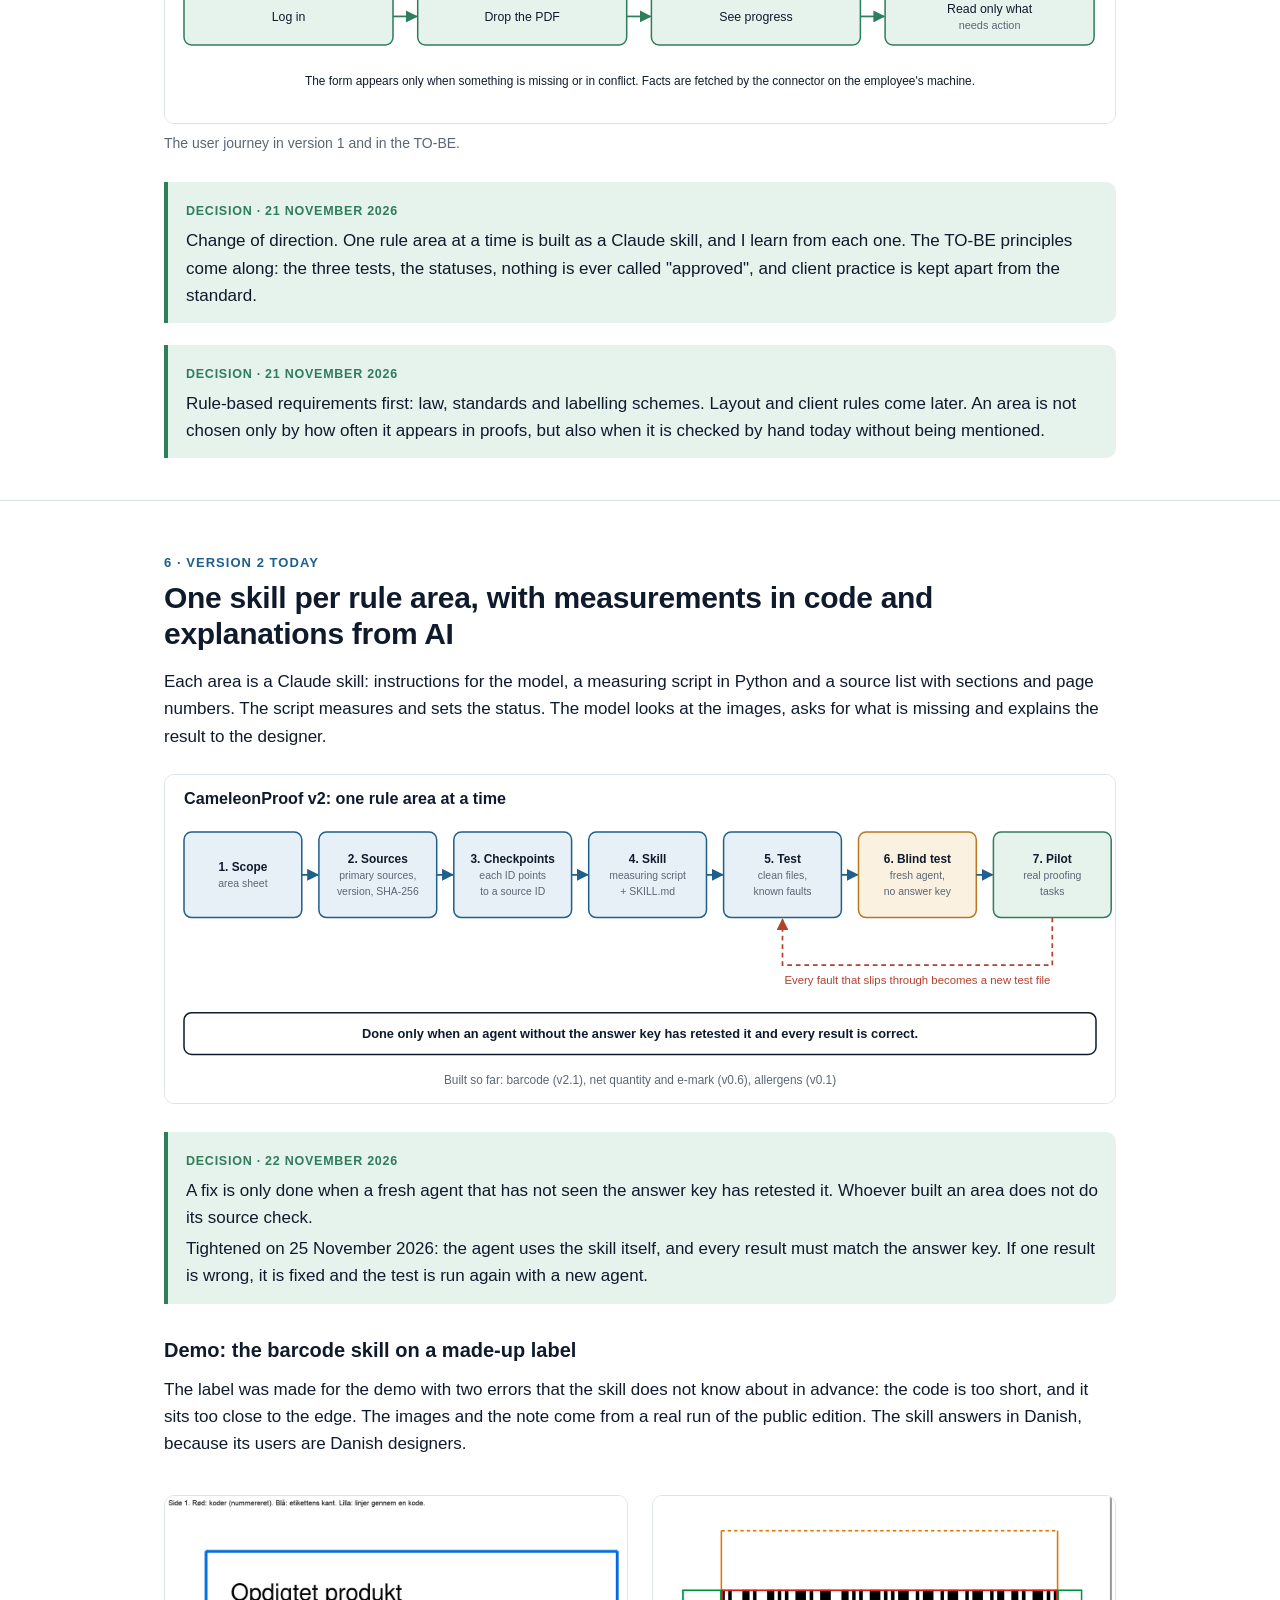
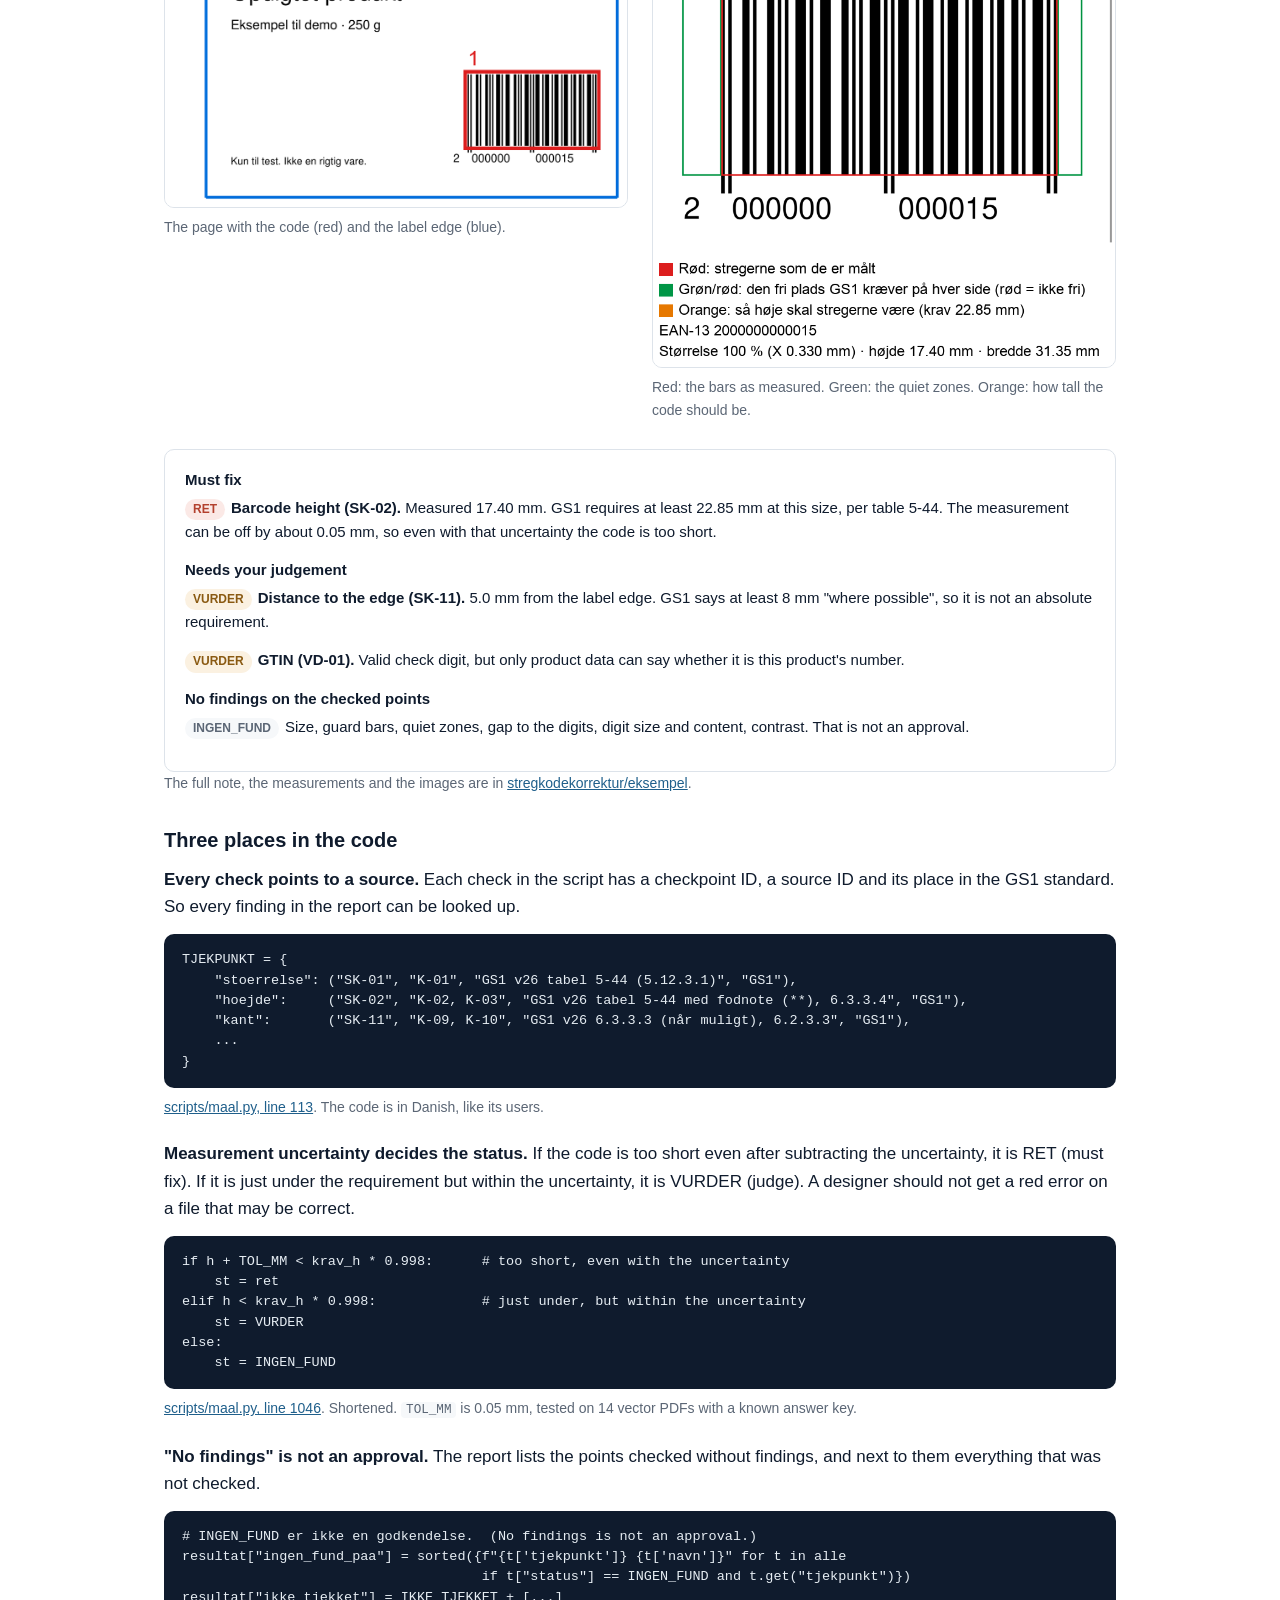
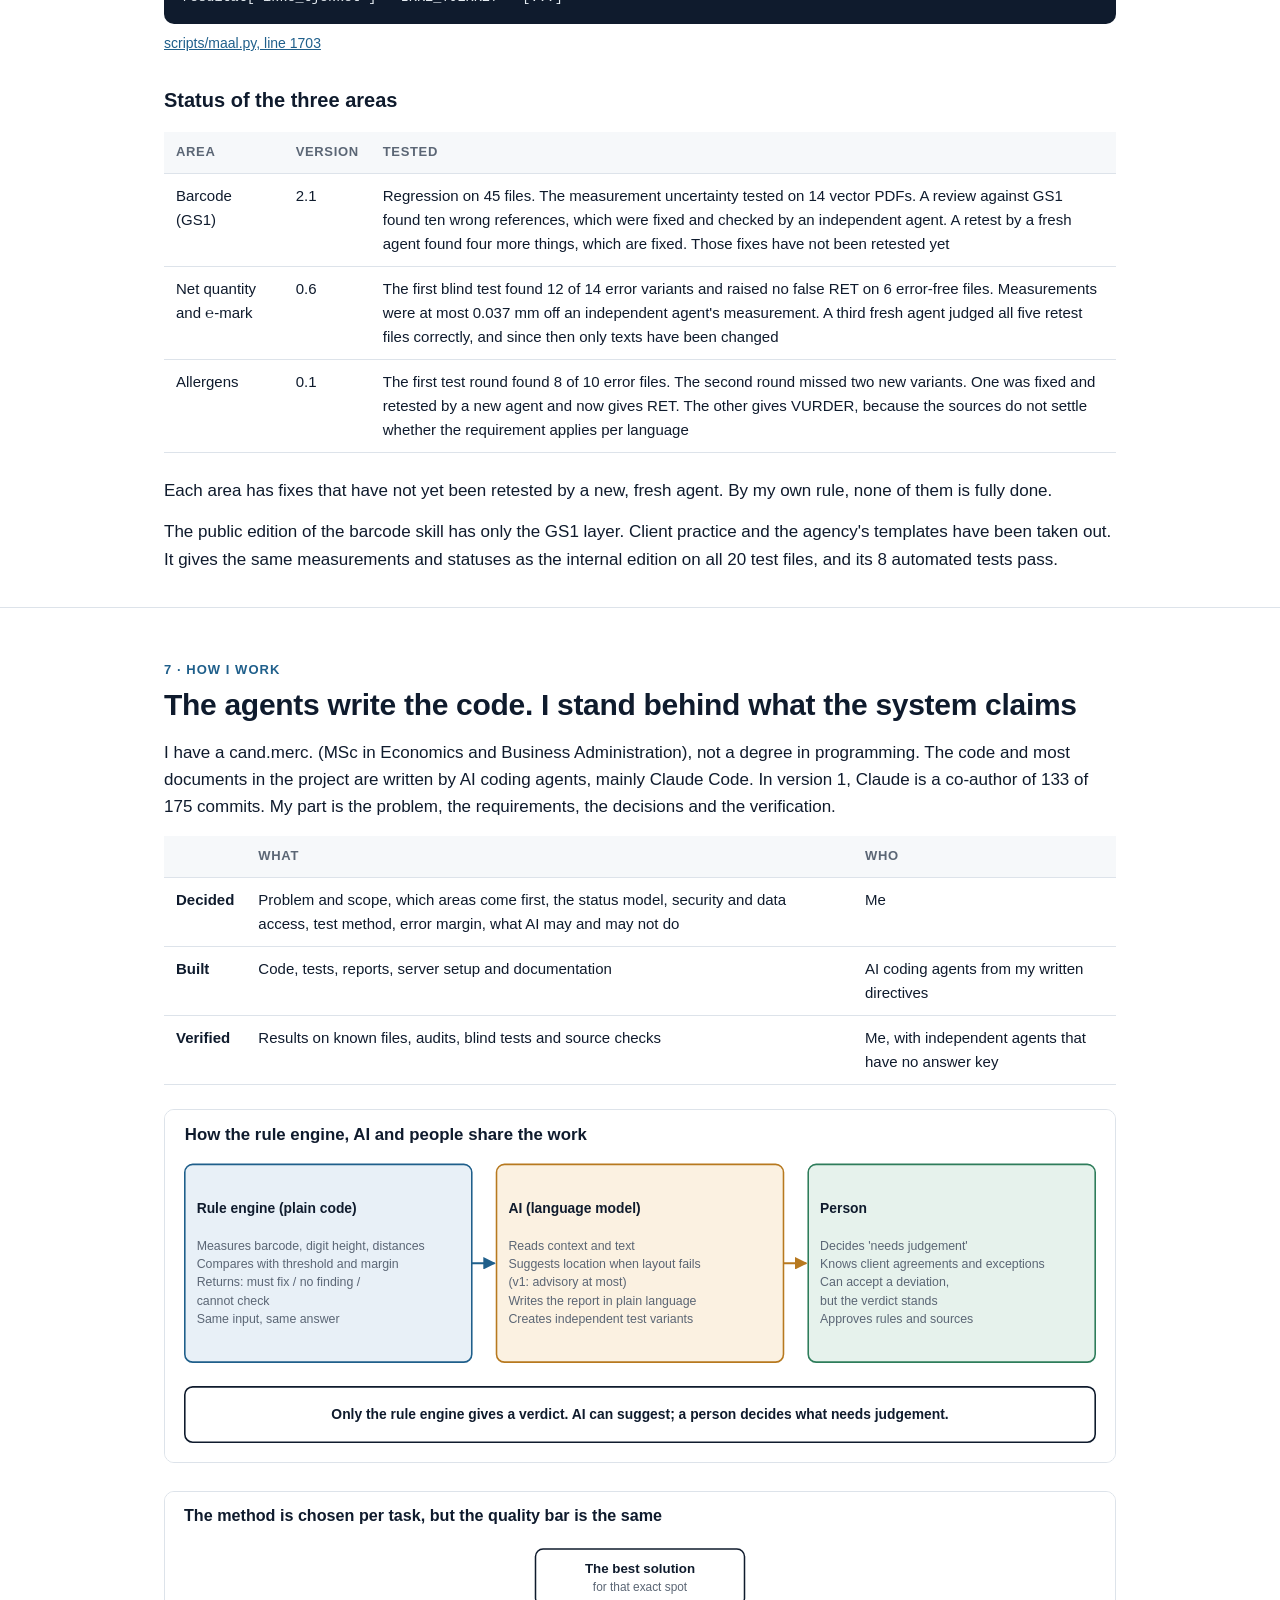
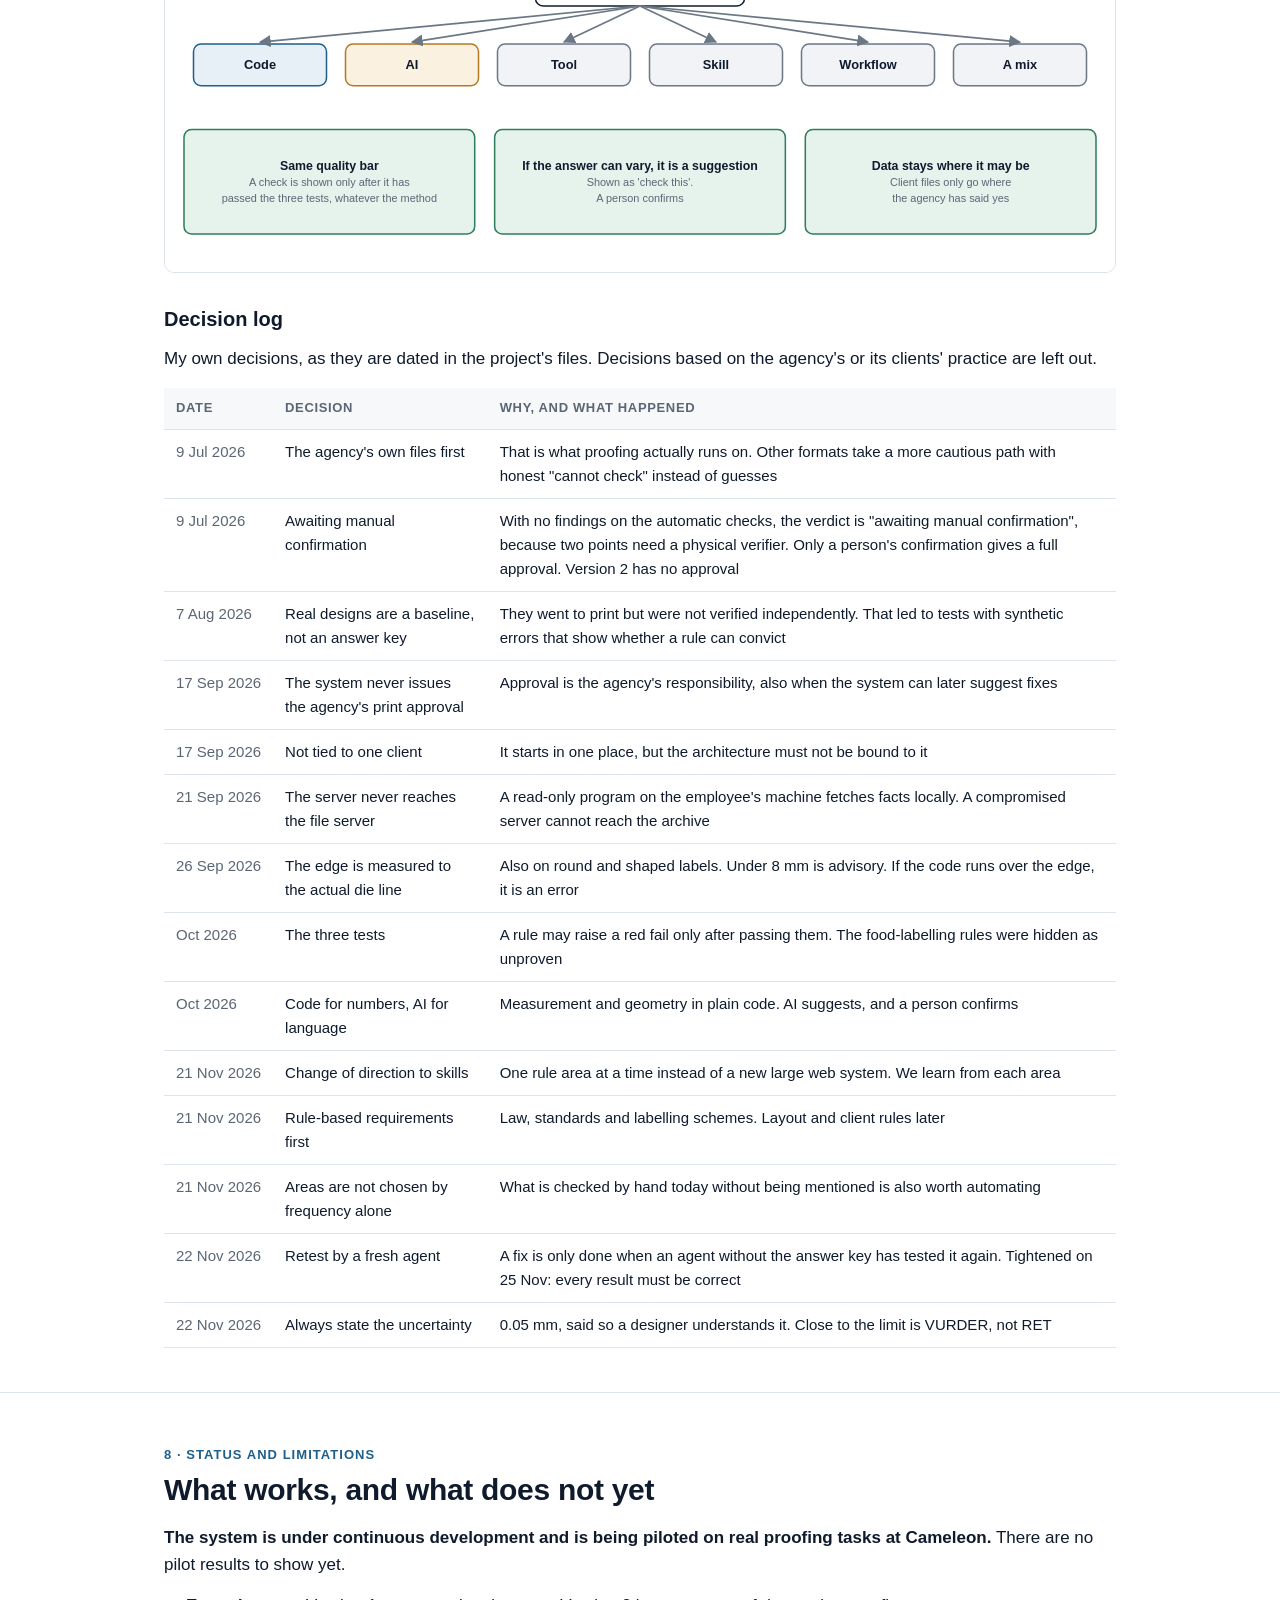
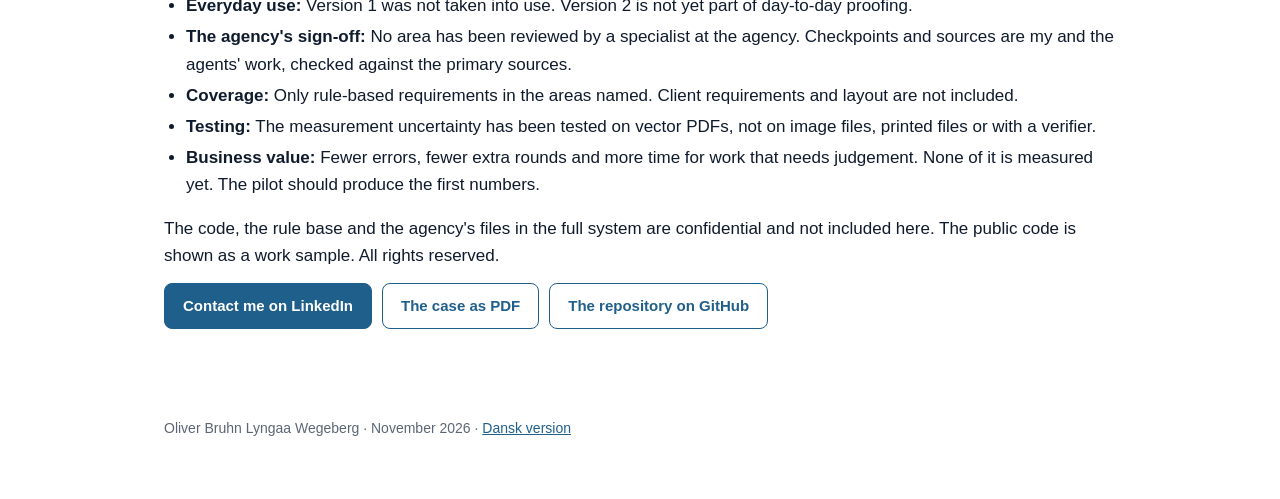
<file: docs/en/index.html>
<!DOCTYPE html>
<html lang="en">
<head>
<meta charset="utf-8">
<meta name="viewport" content="width=device-width, initial-scale=1">
<title>CameleonProof · Oliver Bruhn Lyngaa Wegeberg</title>
<meta name="description" content="Case study: automated proofing of packaging artwork, built with AI coding agents and plain code. The whole journey from business problem to system.">
<link rel="stylesheet" href="../assets/style.css">
</head>
<body>

<header class="topbar">
  <div class="wrap">
    <a class="brand" href="#top">CameleonProof</a>
    <nav>
      <a href="#problem">Problem</a>
      <a href="#analysis">Analysis</a>
      <a href="#version-1">Version 1</a>
      <a href="#audit">Audit</a>
      <a href="#direction">New direction</a>
      <a href="#version-2">Version 2</a>
      <a href="#how-i-work">How I work</a>
      <a href="#status">Status</a>
    </nav>
    <a class="lang" href="../">Dansk</a>
  </div>
</header>

<main id="top">

<!-- 1 -->
<div class="hero">
  <div class="wrap">
    <p class="who"><strong>Oliver Bruhn Lyngaa Wegeberg</strong> · Cand.merc. (MSc in Economics and Business Administration) and AI-first developer · <a href="https://linkedin.com/in/oliver-bruhn-71607317a">LinkedIn</a></p>
    <h1>CameleonProof: proofing packaging artwork with AI agents and plain code</h1>
    <p class="lead">During my master's thesis I saw that proofing packaging ties up a lot of specialist time at a design agency, and I proposed building a system for the task. I owned the problem, the requirements, the decisions and the verification. AI coding agents wrote the code. This page shows the whole journey, including what did not go to plan.</p>
    <div class="status">The system is under continuous development and is being piloted on real proofing tasks at Cameleon.</div>
    <div class="buttons">
      <a class="btn primary" href="../pdf/CameleonProof_case_study_EN.pdf">Read the case (PDF)</a>
      <a class="btn" href="https://github.com/OliverBruhn-coder/cameleonproof-portfolio/tree/main/stregkodekorrektur">See the code</a>
      <a class="btn" href="#version-2">See the demo</a>
    </div>
    <div class="stats">
      <div class="stat"><div class="big">2,179</div><p>automated test cases in version 1. Tests decide what reaches the server</p></div>
      <div class="stat"><div class="big">37 of 52</div><p>food-labelling rules had never triggered their fail branch. My own audit found it</p></div>
      <div class="stat"><div class="big">30 of 42</div><p>barcode rules caught an inserted error in a test with synthetic error files</p></div>
      <div class="stat"><div class="big">3</div><p>rule areas built as skills in version 2, each with primary sources and blind tests</p></div>
    </div>
    <p class="note">The numbers describe my own system. The agency's internal figures and client data are not shown.</p>
  </div>
</div>

<!-- 2 -->
<section id="problem">
  <div class="wrap">
    <p class="kicker">1 · The problem</p>
    <h2>Proofing is specialist work under time pressure</h2>
    <p>Before packaging artwork goes to print, it is proofread. Is the barcode big enough and far enough from the cut line? Is the quantity printed in large enough figures, and is the ℮-mark correct? Are the allergens emphasised? The rules live in EU regulations, Danish executive orders, the GS1 standard and the clients' own manuals.</p>
    <p>An error that slips through is found only after printing. An error caught late costs an extra proofing round that pulls both designer and proofreader away from other work. Management estimates that the agency proofs several hundred packaging designs a year, at about an hour each. That is an estimate, not a measured saving.</p>
    <p>I wrote my master's thesis at the agency on pricing in creative firms and combined several years of project, time and accounting data in Python. The thesis ended in a pricing framework that management uses today. While working with the data I saw another pattern: proofing was a recurring task, and much of it consisted of checking things that are written down as rules. That was outside the thesis, so I proposed a new project myself.</p>
    <figure>
      <img src="../assets/diagrams/05_timeline_en.svg" alt="Timeline from the 2025 thesis to the change of direction in November 2026">
      <figcaption>The journey. Dates come from the project's own files and commits.</figcaption>
    </figure>
  </div>
</section>

<!-- 3 -->
<section id="analysis">
  <div class="wrap">
    <p class="kicker">2 · The analysis</p>
    <h2>Data first, then requirements</h2>
    <p>Before and during the build I used the agency's own data to understand the task:</p>
    <ul>
      <li><strong>Time registrations</strong> on proofing tasks, linked to projects, to test management's estimate. The analysis pointed to the same order of magnitude.</li>
      <li><strong>The proofing rounds on the file server</strong>, to see what actually gets corrected. The comments were classified with AI and not checked by a person, so the result is used as an estimate.</li>
      <li><strong>Primary sources:</strong> EU Regulation 1169/2011 on food information, Danish executive orders and guidance, and the GS1 General Specifications.</li>
    </ul>
    <p>Client data and findings are not shown here. The analysis gave two insights that changed the direction:</p>
    <div class="two">
      <div>
        <h3>Rules are only part of proofing</h3>
        <p>Rule-based requirements appear to be a minor part of what gets corrected in practice. The rest is client requirements and layout. So the system does not promise to replace proofing, and rules, client requirements and the agency's standards are kept in separate layers.</p>
      </div>
      <div>
        <h3>Designers work at the limit</h3>
        <p>Type for quantity statements is often set exactly at the minimum, so clean files measure right around the requirement. A hard cut-off would raise false alarms on correct files. That led to a measured error margin and a "close to the limit" status.</p>
      </div>
    </div>
    <div class="decision"><span class="label">Decision · 17 September 2026</span>
      <p>Not everything a proofreader corrects is an error against a rule. Much of it is taste and preference. The system must tell the difference, and it must never issue the agency's approval for print itself. That approval is the agency's responsibility.</p>
    </div>
  </div>
</section>

<!-- 4 -->
<section id="version-1">
  <div class="wrap">
    <p class="kicker">3 · Version 1 · February to September 2026</p>
    <h2>A web system on a server behind HTTPS</h2>
    <p>The first version was a web system. The designer uploads a PDF and gets three things back: what must be fixed, what a person needs to judge, and what the system could not check. Every finding points to the rule and the source it rests on.</p>
    <figure>
      <img src="../assets/diagrams/01_architecture_en.svg" alt="Architecture of version 1">
      <figcaption>Version 1. Drawn from the AS-IS audit of the code in September 2026.</figcaption>
    </figure>
    <ul>
      <li><strong>Rules are data, not code.</strong> 110 rule cards in YAML with thresholds, conditions and source IDs. 42 barcode rules are switched on in the interface. For 40 of them, a test looks up the citation in the source document itself.</li>
      <li><strong>Python and FastAPI</strong> with login and per-case access. PyMuPDF reads the PDF, zxing-cpp decodes the barcode, and Tesseract is the fallback when text is outlined. Results are stored in SQLite.</li>
      <li><strong>2,179 automated test cases</strong> and a regression baseline of 1,110 locked results on 10 real designs. GitHub Actions deploys only when everything is green.</li>
      <li><strong>AI in one place only.</strong> Claude vision suggests where the barcode sits when layout analysis returns "cannot check". The answer can at most be advisory.</li>
    </ul>
    <div class="decision"><span class="label">Decision · 21 September 2026</span>
      <p>The server must never be able to reach the agency's file server. Product facts such as the GTIN are fetched instead by a small program on the employee's own machine, which can only read and only answers locally.</p>
    </div>
    <div class="decision"><span class="label">Decision · 9 July 2026</span>
      <p>If all automatic checks find nothing and only the two points that need a physical measurement with a barcode verifier remain, the verdict is "automatic checks OK, awaiting manual confirmation, not ready for production". Once a person has confirmed the two points, the verdict becomes a full approval. If the system cannot check something, it blocks until that is settled.</p>
      <p>This was an early decision. Version 2 goes a step further: there is no approval at all, only "no findings on the points checked".</p>
    </div>
    <p>Version 1 was deployed to a server in September 2026 but was not taken into use by the agency.</p>
  </div>
</section>

<!-- 5 -->
<section id="audit">
  <div class="wrap">
    <p class="kicker">4 · The audit · August to October 2026</p>
    <h2>Lots of green tests did not mean the system caught errors</h2>
    <p>As the system grew, I set agents to audit it: Where can the system say "pass" without reason? A "pass" is in practice an approval of the rule, so a false "pass" is a false approval. Can a rule convict at all? What does the code actually do? The audits found what the test count could not show.</p>
    <figure>
      <img src="../assets/diagrams/06_revision_en.svg" alt="What the audit found and what was decided">
    </figure>
    <div class="finding"><span class="label">Finding · August 2026</span>
      <p>The audit of the food-labelling rules found five ways an error could slip through as a pass. One example: the net quantity was "found" in the nutrition table's "per 100 g". Another: allergen emphasis passed simply because an ingredient list existed. All five were disarmed.</p>
    </div>
    <ul>
      <li>Known false passes on barcodes went from 5 to 0.</li>
      <li>Barcode cards without a verified source went from 33 of 41 to 3 of 42.</li>
      <li>The 10 real designs went to print, but nobody has verified them independently. They are a baseline that catches unintended changes, not an answer key.</li>
      <li>The AS-IS audit in September went through all the code and marked every claim VERIFIED, PARTIAL or UNKNOWN. The analysis of what a full system must know was then checked in an independent review.</li>
    </ul>
    <div class="decision"><span class="label">Decision · October 2026</span>
      <p>A rule may raise a red fail only after it has passed three tests: no false fails on approved files, seen failing at least once, and the catch rate is measured. The food-labelling rules are hidden as unproven until they pass.</p>
    </div>
  </div>
</section>

<!-- 6 -->
<section id="direction">
  <div class="wrap">
    <p class="kicker">5 · New design and change of direction · October to November 2026</p>
    <h2>A TO-BE that was never built, and why that was right</h2>
    <p>After the audit I settled 15 decisions in a structured round of questions and answers and wrote a TO-BE with 12 modules. It described version 2 as a further development of the web system. Three of its key ideas:</p>
    <figure>
      <img src="../assets/diagrams/07_maturity_en.svg" alt="The maturity ladder: hidden, check, proven">
      <figcaption>A rule moves up only when it has proven it can catch an error.</figcaption>
    </figure>
    <figure>
      <img src="../assets/diagrams/08_absence_en.svg" alt="Five states for something that is missing">
      <figcaption>"Missing" is not one answer. Each explanation needs its own action.</figcaption>
    </figure>
    <figure>
      <img src="../assets/diagrams/09_journey_en.svg" alt="The user journey from seven steps to four">
      <figcaption>The user journey in version 1 and in the TO-BE.</figcaption>
    </figure>
    <div class="decision"><span class="label">Decision · 21 November 2026</span>
      <p>Change of direction. One rule area at a time is built as a Claude skill, and I learn from each one. The TO-BE principles come along: the three tests, the statuses, nothing is ever called "approved", and client practice is kept apart from the standard.</p>
    </div>
    <div class="decision"><span class="label">Decision · 21 November 2026</span>
      <p>Rule-based requirements first: law, standards and labelling schemes. Layout and client rules come later. An area is not chosen only by how often it appears in proofs, but also when it is checked by hand today without being mentioned.</p>
    </div>
  </div>
</section>

<!-- 7 -->
<section id="version-2">
  <div class="wrap">
    <p class="kicker">6 · Version 2 today</p>
    <h2>One skill per rule area, with measurements in code and explanations from AI</h2>
    <p>Each area is a Claude skill: instructions for the model, a measuring script in Python and a source list with sections and page numbers. The script measures and sets the status. The model looks at the images, asks for what is missing and explains the result to the designer.</p>
    <figure>
      <img src="../assets/diagrams/04_v2_process_en.svg" alt="The process per area in version 2">
    </figure>
    <div class="decision"><span class="label">Decision · 22 November 2026</span>
      <p>A fix is only done when a fresh agent that has not seen the answer key has retested it. Whoever built an area does not do its source check.</p>
      <p>Tightened on 25 November 2026: the agent uses the skill itself, and every result must match the answer key. If one result is wrong, it is fixed and the test is run again with a new agent.</p>
    </div>

    <h3>Demo: the barcode skill on a made-up label</h3>
    <p>The label was made for the demo with two errors that the skill does not know about in advance: the code is too short, and it sits too close to the edge. The images and the note come from a real run of the public edition. The skill answers in Danish, because its users are Danish designers.</p>
    <div class="two">
      <figure>
        <img src="../assets/demo/oversigt_s1.png" alt="Overview of the label with the code marked">
        <figcaption>The page with the code (red) and the label edge (blue).</figcaption>
      </figure>
      <figure>
        <img src="../assets/demo/kode_1.png" alt="The barcode with the measured zones drawn in">
        <figcaption>Red: the bars as measured. Green: the quiet zones. Orange: how tall the code should be.</figcaption>
      </figure>
    </div>
    <div class="notat">
      <h4>Must fix</h4>
      <p><span class="pill ret">RET</span><strong>Barcode height (SK-02).</strong> Measured 17.40 mm. GS1 requires at least 22.85 mm at this size, per table 5-44. The measurement can be off by about 0.05 mm, so even with that uncertainty the code is too short.</p>
      <h4>Needs your judgement</h4>
      <p><span class="pill vurder">VURDER</span><strong>Distance to the edge (SK-11).</strong> 5.0 mm from the label edge. GS1 says at least 8 mm "where possible", so it is not an absolute requirement.</p>
      <p><span class="pill vurder">VURDER</span><strong>GTIN (VD-01).</strong> Valid check digit, but only product data can say whether it is this product's number.</p>
      <h4>No findings on the checked points</h4>
      <p><span class="pill ingen">INGEN_FUND</span>Size, guard bars, quiet zones, gap to the digits, digit size and content, contrast. That is not an approval.</p>
    </div>
    <p class="codecap">The full note, the measurements and the images are in <a href="https://github.com/OliverBruhn-coder/cameleonproof-portfolio/tree/main/stregkodekorrektur/eksempel">stregkodekorrektur/eksempel</a>.</p>

    <h3>Three places in the code</h3>
    <p><strong>Every check points to a source.</strong> Each check in the script has a checkpoint ID, a source ID and its place in the GS1 standard. So every finding in the report can be looked up.</p>
<pre><code>TJEKPUNKT = {
    "stoerrelse": ("SK-01", "K-01", "GS1 v26 tabel 5-44 (5.12.3.1)", "GS1"),
    "hoejde":     ("SK-02", "K-02, K-03", "GS1 v26 tabel 5-44 med fodnote (**), 6.3.3.4", "GS1"),
    "kant":       ("SK-11", "K-09, K-10", "GS1 v26 6.3.3.3 (når muligt), 6.2.3.3", "GS1"),
    ...
}</code></pre>
    <p class="codecap"><a href="https://github.com/OliverBruhn-coder/cameleonproof-portfolio/blob/main/stregkodekorrektur/scripts/maal.py#L113">scripts/maal.py, line 113</a>. The code is in Danish, like its users.</p>

    <p><strong>Measurement uncertainty decides the status.</strong> If the code is too short even after subtracting the uncertainty, it is RET (must fix). If it is just under the requirement but within the uncertainty, it is VURDER (judge). A designer should not get a red error on a file that may be correct.</p>
<pre><code>if h + TOL_MM &lt; krav_h * 0.998:      # too short, even with the uncertainty
    st = ret
elif h &lt; krav_h * 0.998:             # just under, but within the uncertainty
    st = VURDER
else:
    st = INGEN_FUND</code></pre>
    <p class="codecap"><a href="https://github.com/OliverBruhn-coder/cameleonproof-portfolio/blob/main/stregkodekorrektur/scripts/maal.py#L1046">scripts/maal.py, line 1046</a>. Shortened. <code>TOL_MM</code> is 0.05 mm, tested on 14 vector PDFs with a known answer key.</p>

    <p><strong>"No findings" is not an approval.</strong> The report lists the points checked without findings, and next to them everything that was not checked.</p>
<pre><code># INGEN_FUND er ikke en godkendelse.  (No findings is not an approval.)
resultat["ingen_fund_paa"] = sorted({f"{t['tjekpunkt']} {t['navn']}" for t in alle
                                     if t["status"] == INGEN_FUND and t.get("tjekpunkt")})
resultat["ikke_tjekket"] = IKKE_TJEKKET + [...]</code></pre>
    <p class="codecap"><a href="https://github.com/OliverBruhn-coder/cameleonproof-portfolio/blob/main/stregkodekorrektur/scripts/maal.py#L1703">scripts/maal.py, line 1703</a></p>

    <h3>Status of the three areas</h3>
    <div class="tablewrap"><table>
      <tr><th>Area</th><th>Version</th><th>Tested</th></tr>
      <tr><td>Barcode (GS1)</td><td>2.1</td><td>Regression on 45 files. The measurement uncertainty tested on 14 vector PDFs. A review against GS1 found ten wrong references, which were fixed and checked by an independent agent. A retest by a fresh agent found four more things, which are fixed. Those fixes have not been retested yet</td></tr>
      <tr><td>Net quantity and ℮-mark</td><td>0.6</td><td>The first blind test found 12 of 14 error variants and raised no false RET on 6 error-free files. Measurements were at most 0.037 mm off an independent agent's measurement. A third fresh agent judged all five retest files correctly, and since then only texts have been changed</td></tr>
      <tr><td>Allergens</td><td>0.1</td><td>The first test round found 8 of 10 error files. The second round missed two new variants. One was fixed and retested by a new agent and now gives RET. The other gives VURDER, because the sources do not settle whether the requirement applies per language</td></tr>
    </table></div>
    <p>Each area has fixes that have not yet been retested by a new, fresh agent. By my own rule, none of them is fully done.</p>
    <p>The public edition of the barcode skill has only the GS1 layer. Client practice and the agency's templates have been taken out. It gives the same measurements and statuses as the internal edition on all 20 test files, and its 8 automated tests pass.</p>
  </div>
</section>

<!-- 8 -->
<section id="how-i-work">
  <div class="wrap">
    <p class="kicker">7 · How I work</p>
    <h2>The agents write the code. I stand behind what the system claims</h2>
    <p>I have a cand.merc. (MSc in Economics and Business Administration), not a degree in programming. The code and most documents in the project are written by AI coding agents, mainly Claude Code. In version 1, Claude is a co-author of 133 of 175 commits. My part is the problem, the requirements, the decisions and the verification.</p>
    <div class="tablewrap"><table>
      <tr><th></th><th>What</th><th>Who</th></tr>
      <tr><td><strong>Decided</strong></td><td>Problem and scope, which areas come first, the status model, security and data access, test method, error margin, what AI may and may not do</td><td>Me</td></tr>
      <tr><td><strong>Built</strong></td><td>Code, tests, reports, server setup and documentation</td><td>AI coding agents from my written directives</td></tr>
      <tr><td><strong>Verified</strong></td><td>Results on known files, audits, blind tests and source checks</td><td>Me, with independent agents that have no answer key</td></tr>
    </table></div>
    <figure>
      <img src="../assets/diagrams/03_rules_ai_human_en.svg" alt="How the rule engine, AI and people share the work">
    </figure>
    <figure>
      <img src="../assets/diagrams/10_method_en.svg" alt="The method is chosen per task with the same quality bar">
    </figure>

    <h3>Decision log</h3>
    <p>My own decisions, as they are dated in the project's files. Decisions based on the agency's or its clients' practice are left out.</p>
    <div class="tablewrap"><table>
      <tr><th>Date</th><th>Decision</th><th>Why, and what happened</th></tr>
      <tr><td class="date">9 Jul 2026</td><td>The agency's own files first</td><td>That is what proofing actually runs on. Other formats take a more cautious path with honest "cannot check" instead of guesses</td></tr>
      <tr><td class="date">9 Jul 2026</td><td>Awaiting manual confirmation</td><td>With no findings on the automatic checks, the verdict is "awaiting manual confirmation", because two points need a physical verifier. Only a person's confirmation gives a full approval. Version 2 has no approval</td></tr>
      <tr><td class="date">7 Aug 2026</td><td>Real designs are a baseline, not an answer key</td><td>They went to print but were not verified independently. That led to tests with synthetic errors that show whether a rule can convict</td></tr>
      <tr><td class="date">17 Sep 2026</td><td>The system never issues the agency's print approval</td><td>Approval is the agency's responsibility, also when the system can later suggest fixes</td></tr>
      <tr><td class="date">17 Sep 2026</td><td>Not tied to one client</td><td>It starts in one place, but the architecture must not be bound to it</td></tr>
      <tr><td class="date">21 Sep 2026</td><td>The server never reaches the file server</td><td>A read-only program on the employee's machine fetches facts locally. A compromised server cannot reach the archive</td></tr>
      <tr><td class="date">26 Sep 2026</td><td>The edge is measured to the actual die line</td><td>Also on round and shaped labels. Under 8 mm is advisory. If the code runs over the edge, it is an error</td></tr>
      <tr><td class="date">Oct 2026</td><td>The three tests</td><td>A rule may raise a red fail only after passing them. The food-labelling rules were hidden as unproven</td></tr>
      <tr><td class="date">Oct 2026</td><td>Code for numbers, AI for language</td><td>Measurement and geometry in plain code. AI suggests, and a person confirms</td></tr>
      <tr><td class="date">21 Nov 2026</td><td>Change of direction to skills</td><td>One rule area at a time instead of a new large web system. We learn from each area</td></tr>
      <tr><td class="date">21 Nov 2026</td><td>Rule-based requirements first</td><td>Law, standards and labelling schemes. Layout and client rules later</td></tr>
      <tr><td class="date">21 Nov 2026</td><td>Areas are not chosen by frequency alone</td><td>What is checked by hand today without being mentioned is also worth automating</td></tr>
      <tr><td class="date">22 Nov 2026</td><td>Retest by a fresh agent</td><td>A fix is only done when an agent without the answer key has tested it again. Tightened on 25 Nov: every result must be correct</td></tr>
      <tr><td class="date">22 Nov 2026</td><td>Always state the uncertainty</td><td>0.05 mm, said so a designer understands it. Close to the limit is VURDER, not RET</td></tr>
    </table></div>
  </div>
</section>

<!-- 9 -->
<section id="status">
  <div class="wrap">
    <p class="kicker">8 · Status and limitations</p>
    <h2>What works, and what does not yet</h2>
    <p><strong>The system is under continuous development and is being piloted on real proofing tasks at Cameleon.</strong> There are no pilot results to show yet.</p>
    <ul>
      <li><strong>Everyday use:</strong> Version 1 was not taken into use. Version 2 is not yet part of day-to-day proofing.</li>
      <li><strong>The agency's sign-off:</strong> No area has been reviewed by a specialist at the agency. Checkpoints and sources are my and the agents' work, checked against the primary sources.</li>
      <li><strong>Coverage:</strong> Only rule-based requirements in the areas named. Client requirements and layout are not included.</li>
      <li><strong>Testing:</strong> The measurement uncertainty has been tested on vector PDFs, not on image files, printed files or with a verifier.</li>
      <li><strong>Business value:</strong> Fewer errors, fewer extra rounds and more time for work that needs judgement. None of it is measured yet. The pilot should produce the first numbers.</li>
    </ul>
    <p>The code, the rule base and the agency's files in the full system are confidential and not included here. The public code is shown as a work sample. All rights reserved.</p>
    <div class="buttons">
      <a class="btn primary" href="https://linkedin.com/in/oliver-bruhn-71607317a">Contact me on LinkedIn</a>
      <a class="btn" href="../pdf/CameleonProof_case_study_EN.pdf">The case as PDF</a>
      <a class="btn" href="https://github.com/OliverBruhn-coder/cameleonproof-portfolio">The repository on GitHub</a>
    </div>
  </div>
</section>

</main>

<footer>
  <div class="wrap">Oliver Bruhn Lyngaa Wegeberg · November 2026 · <a href="../">Dansk version</a></div>
</footer>

</body>
</html>
</file>
<file: docs/assets/style.css>
:root {
  --ink: #0f1b2d;
  --muted: #5b6675;
  --line: #dde3ea;
  --bg-soft: #f6f8fa;
  --code: #1f5f8b;
  --code-bg: #e8f0f7;
  --human: #2e7d5b;
  --human-bg: #e6f2ec;
  --warn: #b3412e;
  --warn-bg: #fbe9e6;
  --ai: #b7791f;
  --ai-bg: #fbf1e1;
}

* { box-sizing: border-box; }

html { scroll-behavior: smooth; }

body {
  margin: 0;
  font-family: -apple-system, BlinkMacSystemFont, "Segoe UI", Helvetica, Arial, sans-serif;
  color: var(--ink);
  background: #fff;
  font-size: 17px;
  line-height: 1.6;
}

a { color: var(--code); }

.wrap { max-width: 1000px; margin: 0 auto; padding: 0 24px; }

/* Top bar */
.topbar {
  position: sticky; top: 0; z-index: 10;
  background: rgba(255, 255, 255, 0.96);
  border-bottom: 1px solid var(--line);
  font-size: 14px;
}
.topbar .wrap { display: flex; align-items: center; gap: 18px; height: 52px; }
.topbar .brand { font-weight: 700; color: var(--ink); text-decoration: none; white-space: nowrap; }
.topbar nav { display: flex; gap: 14px; overflow-x: auto; flex: 1; scrollbar-width: none; }
.topbar nav a { color: var(--muted); text-decoration: none; white-space: nowrap; }
.topbar nav a:hover { color: var(--ink); }
.topbar .lang { font-weight: 600; white-space: nowrap; }

/* Hero */
.hero { padding: 56px 0 32px; border-bottom: 1px solid var(--line); }
.hero .who { font-size: 15px; color: var(--muted); margin: 0 0 6px; }
.hero .who strong { color: var(--ink); }
.hero h1 { font-size: 40px; line-height: 1.15; margin: 8px 0 14px; letter-spacing: -0.01em; }
.hero .lead { font-size: 20px; color: #2b3747; max-width: 820px; margin: 0 0 22px; }
.status {
  display: inline-block; background: var(--human-bg); color: #1d5a40;
  border: 1px solid #b9d9c8; border-radius: 8px; padding: 8px 14px; font-size: 15px; margin: 4px 0 26px;
}
.buttons { display: flex; flex-wrap: wrap; gap: 10px; margin: 0 0 32px; }
.btn {
  display: inline-block; padding: 10px 18px; border-radius: 8px; text-decoration: none;
  font-weight: 600; font-size: 15px; border: 1.5px solid var(--code); color: var(--code); background: #fff;
}
.btn.primary { background: var(--code); color: #fff; }

.stats { display: grid; grid-template-columns: repeat(4, 1fr); gap: 14px; margin: 8px 0 8px; }
.stat { border: 1px solid var(--line); border-radius: 10px; padding: 16px; background: var(--bg-soft); }
.stat .big { font-size: 30px; font-weight: 750; line-height: 1.1; color: var(--code); }
.stat p { margin: 6px 0 0; font-size: 14px; color: var(--muted); line-height: 1.4; }
.note { font-size: 13.5px; color: var(--muted); }

/* Sections */
section { padding: 52px 0 20px; border-bottom: 1px solid var(--line); }
section:last-of-type { border-bottom: 0; }
.kicker { font-size: 13px; font-weight: 700; letter-spacing: 0.08em; text-transform: uppercase; color: var(--code); margin: 0 0 6px; }
h2 { font-size: 30px; line-height: 1.2; margin: 0 0 16px; letter-spacing: -0.01em; }
h3 { font-size: 20px; margin: 30px 0 10px; }
p { margin: 0 0 14px; }
ul { margin: 0 0 16px; padding-left: 22px; }
li { margin: 4px 0; }

figure { margin: 24px 0 28px; }
figure img { width: 100%; height: auto; display: block; border: 1px solid var(--line); border-radius: 10px; background: #fff; }
figcaption { font-size: 14px; color: var(--muted); margin-top: 8px; }

.two { display: grid; grid-template-columns: 1fr 1fr; gap: 24px; align-items: start; }

/* Decision callout */
.decision {
  border-left: 4px solid var(--human); background: var(--human-bg);
  border-radius: 0 10px 10px 0; padding: 14px 18px; margin: 22px 0;
}
.decision .label { font-size: 12.5px; font-weight: 700; letter-spacing: 0.06em; text-transform: uppercase; color: var(--human); }
.decision p { margin: 4px 0 0; }

.finding {
  border-left: 4px solid var(--warn); background: var(--warn-bg);
  border-radius: 0 10px 10px 0; padding: 14px 18px; margin: 22px 0;
}
.finding .label { font-size: 12.5px; font-weight: 700; letter-spacing: 0.06em; text-transform: uppercase; color: var(--warn); }
.finding p { margin: 4px 0 0; }

/* Tables */
.tablewrap { overflow-x: auto; margin: 16px 0 24px; }
table { border-collapse: collapse; width: 100%; font-size: 15px; }
th, td { text-align: left; vertical-align: top; padding: 10px 12px; border-bottom: 1px solid var(--line); }
th { font-size: 13px; text-transform: uppercase; letter-spacing: 0.05em; color: var(--muted); background: var(--bg-soft); }
td.date { white-space: nowrap; color: var(--muted); }

/* Code */
pre {
  background: #0f1b2d; color: #e6edf3; border-radius: 10px; padding: 16px 18px; overflow-x: auto;
  font-size: 13.5px; line-height: 1.5; margin: 10px 0 8px;
}
code { font-family: "SF Mono", Menlo, Consolas, monospace; }
p code, li code, td code { background: var(--bg-soft); padding: 1px 5px; border-radius: 4px; font-size: 0.9em; }
.codecap { font-size: 14px; color: var(--muted); margin: 0 0 22px; }

/* Demo note */
.notat { border: 1px solid var(--line); border-radius: 10px; padding: 18px 20px; background: #fff; font-size: 15px; }
.notat h4 { margin: 14px 0 4px; font-size: 15px; }
.notat h4:first-child { margin-top: 0; }
.pill { display: inline-block; font-size: 12px; font-weight: 700; padding: 1px 8px; border-radius: 99px; margin-right: 6px; }
.pill.ret { background: var(--warn-bg); color: var(--warn); }
.pill.vurder { background: var(--ai-bg); color: #8a5a12; }
.pill.ingen { background: var(--bg-soft); color: var(--muted); }

footer { padding: 36px 0 60px; font-size: 14px; color: var(--muted); }

@media (max-width: 760px) {
  body { font-size: 16px; }
  .hero h1 { font-size: 30px; }
  .hero .lead { font-size: 18px; }
  .stats { grid-template-columns: 1fr 1fr; }
  .two { grid-template-columns: 1fr; }
  h2 { font-size: 25px; }
  .topbar nav { display: none; }
}

@media print {
  .topbar, .buttons { display: none; }
  section { page-break-inside: avoid; }
}
</file>
